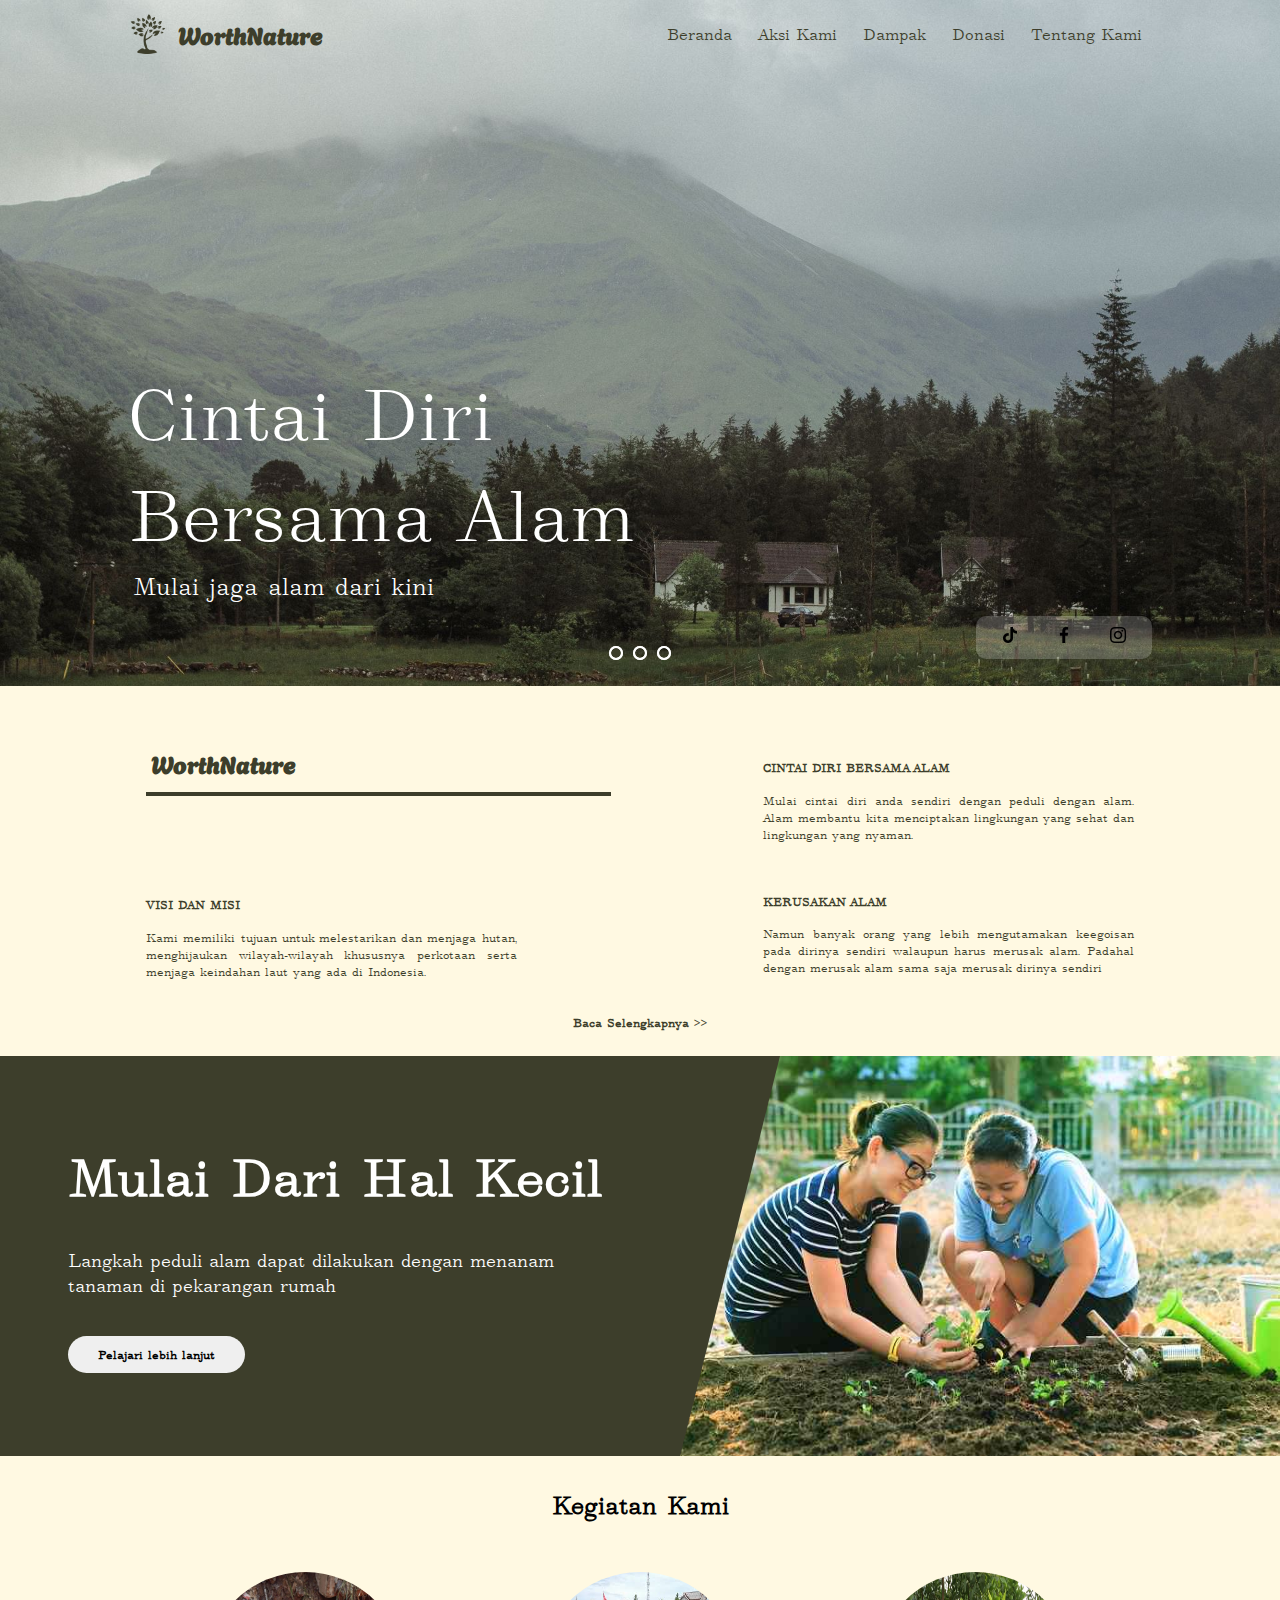
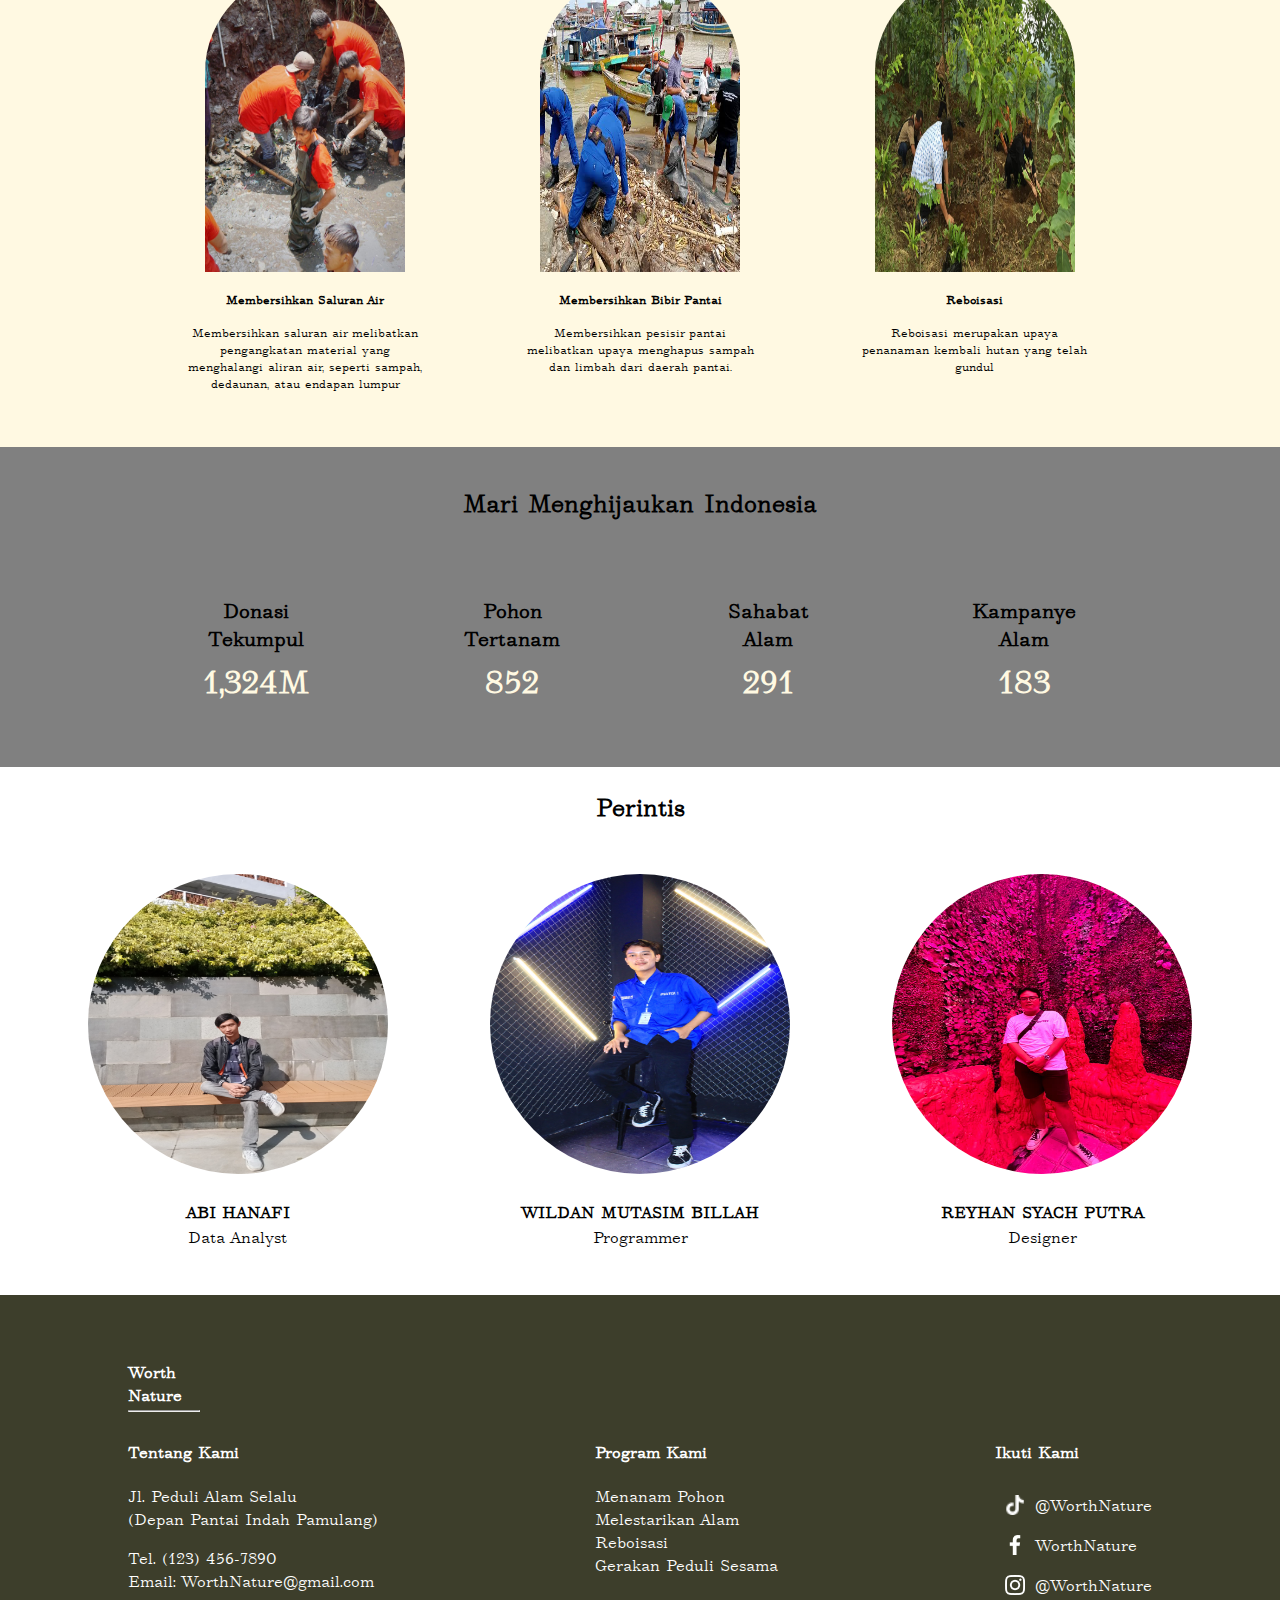
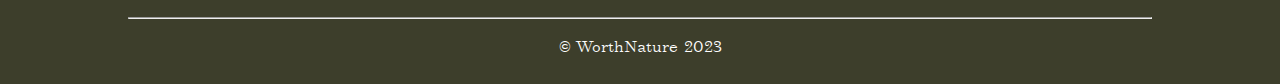
<file: index.html>
<!DOCTYPE html>
<html lang="en">

<head>
    <meta charset="UTF-8">
    <meta name="viewport" content="width=device-width, initial-scale=1.0">
    <link rel="stylesheet" href="assets/css/style.css">
    <link rel="preconnect" href="https://fonts.googleapis.com">
    <link rel="preconnect" href="https://fonts.gstatic.com" crossorigin>
    <link href="https://fonts.googleapis.com/css2?family=Agbalumo&display=swap" rel="stylesheet">
    <title>WorthNature</title>
</head>

<body>
    <!-- Section 1 -->
    <!-- Header -->
    <div class="container relative">
        <div class="container-header">
            <div class="container-title">
                <a href="">
                    <img src="assets/icon/site-icon.png" alt="" srcset="" id="img-header">
                    <h1 class="web-title" id="title-header">WorthNature</h1>
                </a>
            </div>

            <nav>
                <a id="nav1" href="index.html">Beranda</a>
                <a id="nav2" href="Aksi_kami.html">Aksi Kami</a>
                <a id="nav3" href="Dampak.html">Dampak</a>
                <a id="nav4" href="Donasi.html">Donasi</a>
                <a id="nav5" href="Tentangkami.html">Tentang Kami</a>
            </nav>
        </div>
    </div>


    <div class="slider">
        <div class="carousel-container">
            <!-- radio button start -->
            <input type="radio" name="radio-btn" id="radio1" checked>
            <input type="radio" name="radio-btn" id="radio2">
            <input type="radio" name="radio-btn" id="radio3">
            <!-- Radio Button End -->

            <!-- Slides Images Start-->
            <div class="slide first">
                <img src="assets/image/bg1.jpg" alt="" srcset="">
                <div class="container mt-400px absolute">
                    <div class="carousel-desc-text">
                        <h3>Cintai Diri<br>Bersama Alam<br></h3>
                        <p>Mulai jaga alam dari kini</p>
                    </div>
                </div>
            </div>

            <div class="slide">
                <!-- <div class="white-container"></div> -->
                <img src="assets/image/bg2.jpg" alt="" srcset="">
                <div class="container mt-400px absolute">
                    <div class="carousel-desc-text">
                        <h3>Muncul Secara<br>Ajaib dengan Keindahannya<br></h3>
                        <p>Aurora Borealis</p>
                    </div>
                </div>
            </div>

            <div class="slide">
                <img src="assets/image/bg3.png" alt="" srcset="">
                <div class="container mt-400px absolute">
                    <div class="carousel-desc-text">
                        <h3>Keindahan Tersembunyi<br>di Balik Biru Laut<br></h3>
                        <p>Hentikan penggunaan bom dan jangkar sejak dini</p>
                    </div>
                </div>
            </div>
            <!-- Slides Images End -->

            <!-- automatic navigation start -->
            <div class="navigation-auto">
                <div class="auto-btn1"></div>
                <div class="auto-btn2"></div>
                <div class="auto-btn3"></div>
            </div>
            <!-- automatic navigation end -->
        </div>
        <!-- manual navigation start -->
        <div class="navigation-manual">
            <label for="radio1" class="manual-btn"></label>
            <label for="radio2" class="manual-btn"></label>
            <label for="radio3" class="manual-btn"></label>
        </div>
        <!-- manual navigation end -->

        <!-- Social Bar -->
        <div class="social">
            <div class="container">
                <div class="social-bar">
                    <button onclick="scrollFormulir()" href="#"><img src="assets/icon/tik-tok.png" alt=""></button>

                    <button onclick="scrollFormulir()" href="#"><img src="assets/icon/facebook.png" alt=""></button>

                    <button onclick="scrollFormulir()" href="#"><img src="assets/icon/instagram.png" alt=""></button>
                </div>
            </div>
        </div>
    </div>

    <!-- Section 2 -->
    <div class="brown-container">
        <div class="inner-brown-container">
            <div class="container half-container">
                <h4 class="web-title brown-container-header">WorthNature</h4>
                <hr size="4px" color="#3D3E2B" width="125%">

                <div class="text-container-mini mt100px">
                    <h4>VISI DAN MISI</h4>
                    <p>
                        Kami memiliki tujuan untuk melestarikan dan menjaga hutan,
                        menghijaukan wilayah-wilayah khususnya perkotaan serta menjaga
                        keindahan laut yang ada di Indonesia.
                    </p>
                </div>
            </div>

            <div class="container half-container">
                <div class="text-container-mini mt50px">
                    <h4>CINTAI DIRI BERSAMA ALAM</h4>
                    <p>
                        Mulai cintai diri anda sendiri dengan peduli dengan alam. Alam membantu kita menciptakan
                        lingkungan
                        yang sehat dan lingkungan yang nyaman.
                    </p>
                </div>

                <div class="text-container-mini mt50px">
                    <h4>KERUSAKAN ALAM</h4>
                    <p>
                        Namun banyak orang yang lebih mengutamakan keegoisan pada dirinya sendiri walaupun harus merusak
                        alam. Padahal dengan merusak alam sama saja merusak dirinya sendiri
                    </p>
                </div>
            </div>
        </div>

        <p align="center">
            <a href="Tentangkami.html">Baca Selengkapnya >></a>
        </p>
    </div>

    <!-- Section 3 -->
    <div class="section-three-container">
        <div class="trapesium">
            <div class="container">
                <div class="trapesium-content">
                    <h1 class="description-medium">Mulai Dari Hal Kecil</h1>

                    <p class="description-small">Langkah peduli alam dapat dilakukan dengan menanam tanaman di
                        pekarangan rumah </p>
                </div>

                <a href="Dampak.html">
                    <button class="btn-small" type="button">Pelajari lebih lanjut</button>
                </a>
            </div>
        </div>

        <div>
            <img src="assets/image/manfaat-berkebun-dan-memelihara-tanaman-bagi-kesehatan.jpg" alt="" srcset="">
        </div>
    </div>

    <!-- Section 4 -->
    <div class="brown-container" style="margin-top: -10px;">
        <div class="container pd-bt30px">
            <center>
                <h3 class="section-title">Kegiatan Kami</h3>
            </center>

            <div class="aksi-container">
                <div class="inner-aksi-container">
                    <img src="assets/image/MembersihkanSolokan.jpeg" class="windowed-image">
                    <h4>Membersihkan Saluran Air</h4>
                    <p>Membersihkan saluran air melibatkan pengangkatan material yang menghalangi aliran air, seperti
                        sampah, dedaunan, atau endapan lumpur</p>
                </div>

                <div class="inner-aksi-container">
                    <img src="assets/image/BersihPantai.jpeg" class="windowed-image">
                    <h4>Membersihkan Bibir Pantai</h4>
                    <p>Membersihkan pesisir pantai melibatkan upaya menghapus sampah dan limbah dari daerah pantai.</p>
                </div>

                <div class="inner-aksi-container">
                    <img src="assets/image/Reboisasi.jpeg" class="windowed-image">
                    <h4>Reboisasi</h4>
                    <p>Reboisasi merupakan upaya penanaman kembali hutan yang telah gundul</p>
                </div>
            </div>
        </div>
    </div>

    <!-- Section 5 -->
    <div class="section-five-container">
        <div class="container">
            <center>
                <h2 class="section-title">Mari Menghijaukan Indonesia</h3>
            </center>

            <div class="aksi-container">
                <div class="inner-aksi-container">

                    <h4 class="sfc-desc">Donasi<br>Tekumpul</h4>
                    <p class="sfc-num">1,324M</p>
                </div>

                <div class="inner-aksi-container">

                    <h4 class="sfc-desc">Pohon<br>Tertanam</h4>
                    <p class="sfc-num">852</p>
                </div>

                <div class="inner-aksi-container">

                    <h4 class="sfc-desc">Sahabat<br>Alam</h4>
                    <p class="sfc-num">291</p>
                </div>

                <div class="inner-aksi-container">

                    <h4 class="sfc-desc">Kampanye<br>Alam</h4>
                    <p class="sfc-num">183</p>
                </div>
            </div>
        </div>
    </div>

    <!-- Section 6 -->
    <div class="container pd-bt30px">
        <center>
            <h3 class="section-title">Perintis</h3>
        </center>

        <div class="aksi-container">
            <div class="inner-aksi-container">
                <img src="assets/image/abi.jpg" class="circle-img">
                <h4>ABI HANAFI</h4>
                <p class="job-title">Data Analyst</p>
            </div>

            <div class="inner-aksi-container">
                <img src="assets/image/wildan.jpg" class="circle-img">
                <h4>WILDAN MUTASIM BILLAH </h4>
                <p class="job-title">Programmer</p>
            </div>

            <div class="inner-aksi-container">
                <img src="assets/image/reyhan.jpg" class="circle-img">
                <h4>REYHAN SYACH PUTRA</h4>
                <p class="job-title">Designer</p>
            </div>
        </div>
    </div>

    <!-- Section 7 -->
    <footer class="dark-green-container">
        <div class="container">
            <h3 class="footer-title">Worth <br>Nature</h3>
            <hr width="70px" align="left">

            <div class="footer-container">
                <div class="footer-content">
                    <h4>Tentang Kami</h4>
                    <p>
                        Jl. Peduli Alam Selalu <br>
                        (Depan Pantai Indah Pamulang)
                    </p>

                    <p>
                        Tel. (123) 456-7890 <br>
                        Email: WorthNature@gmail.com
                    </p>
                </div>

                <div class="footer-content">
                    <h4>Program Kami</h4>
                    <a href="Aksi_kami.html">Menanam Pohon</a> <br>
                    <a href="Aksi_kami.html">Melestarikan Alam</a> <br>
                    <a href="Aksi_kami.html">Reboisasi</a> <br>
                    <a href="Aksi_kami.html">Gerakan Peduli Sesama</a> <br>
                </div>

                <div class="footer-content" id="social">
                    <h4>Ikuti Kami</h4>
                    <div class="footer-social">
                        <img src="assets/icon/tik-tok.png" alt="" srcset="">@WorthNature
                    </div>
                    <div class="footer-social">
                        <img src="assets/icon/facebook.png" alt="" srcset="">WorthNature
                    </div>
                    <div class="footer-social">
                        <img src="assets/icon/instagram.png" alt="" srcset="">@WorthNature
                    </div>
                </div>
            </div>
            <hr>
            <div>
                <p align="center">&copy; WorthNature 2023</p>
            </div>
        </div>
    </footer>

    <script>
        var counter = 1;
        setInterval(() => {
            document.getElementById('radio' + counter).checked = true;
            counter++;
            if (counter > 3) {
                counter = 1;
            } else if (counter != 1 && counter != 2) {
                document.getElementById('img-header').style.filter = 'invert(100%)';
                document.getElementById('title-header').style.color = 'white';
                document.getElementById('nav1').style.color = 'white';
                document.getElementById('nav2').style.color = 'white';
                document.getElementById('nav3').style.color = 'white';
                document.getElementById('nav4').style.color = 'white';
                document.getElementById('nav5').style.color = 'white';
            } else {
                document.getElementById('img-header').style.removeProperty('filter');
                document.getElementById('title-header').style.removeProperty('color');
                document.getElementById('nav1').style.removeProperty('color');
                document.getElementById('nav2').style.removeProperty('color');
                document.getElementById('nav3').style.removeProperty('color');
                document.getElementById('nav4').style.removeProperty('color');
                document.getElementById('nav5').style.removeProperty('color');
            }

        }, 5000);

        function scrollFormulir() {
            var konten = document.getElementById("social");
            konten.scrollIntoView();
        }
    </script>
</body>

</html>
</file>
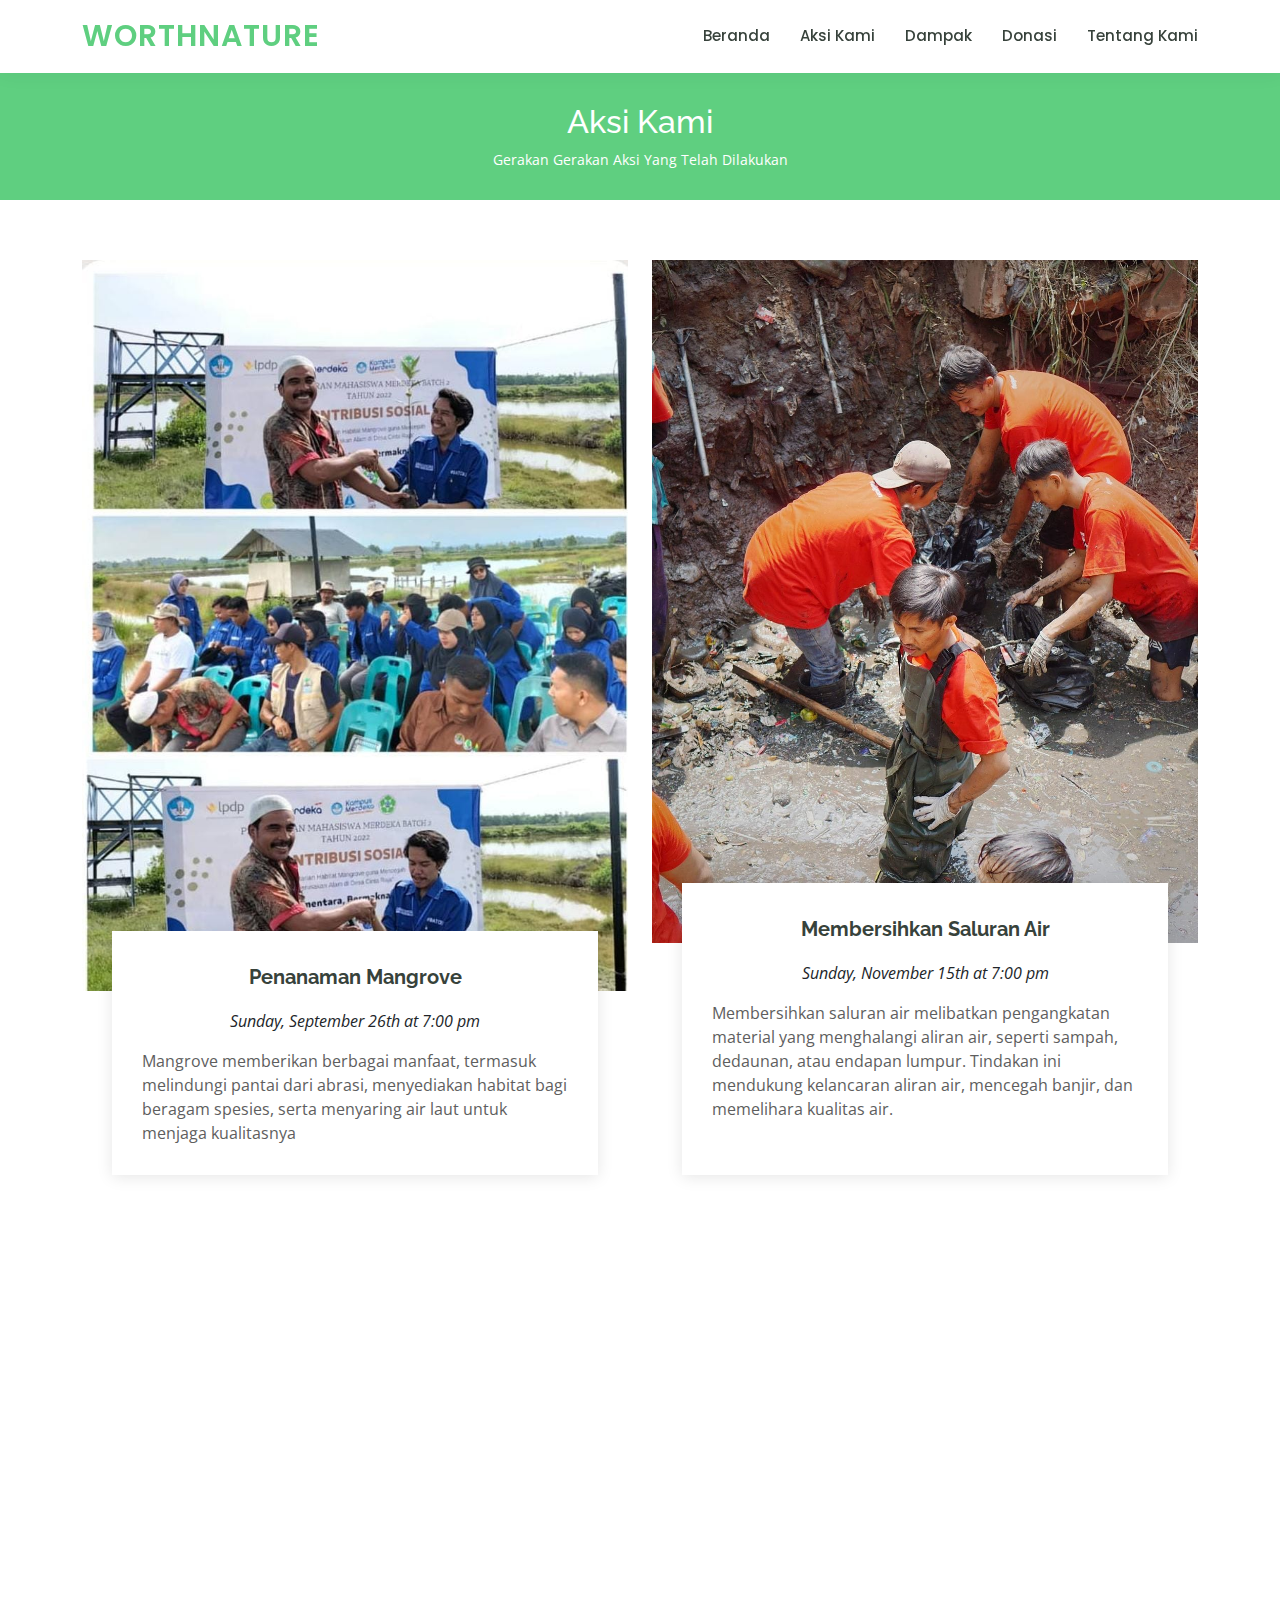
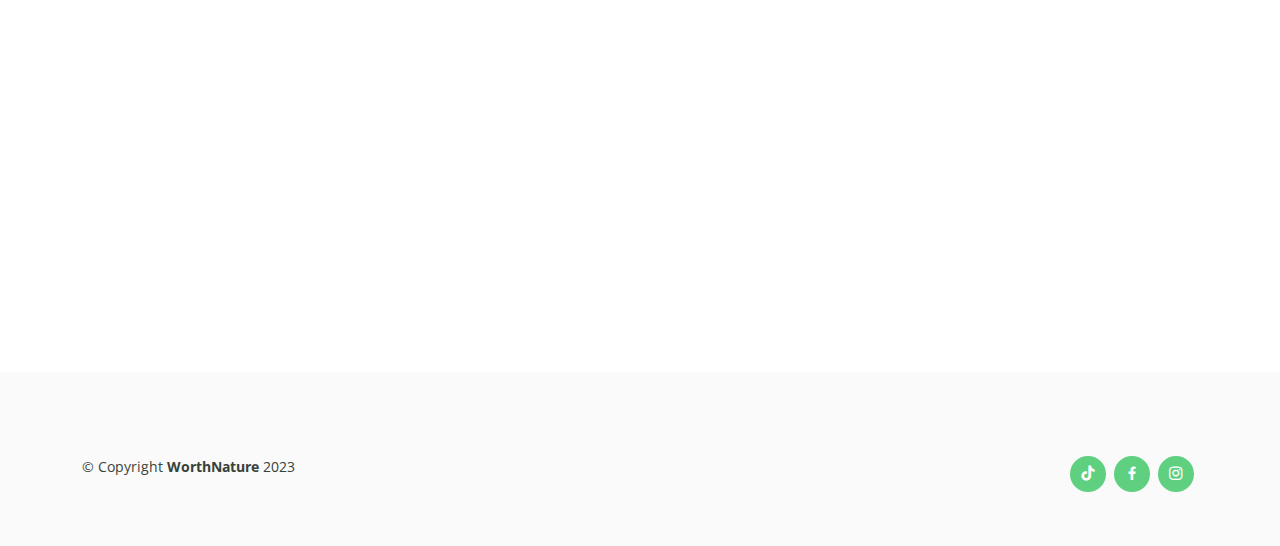
<file: Aksi_kami.html>
<!DOCTYPE html>
<html lang="en">
  <header id="header" class="fixed-top">
    <div class="container d-flex align-items-center">

      <h1 class="logo me-auto"><a href="index.html">WorthNature</a></h1>
      <!-- Uncomment below if you prefer to use an image logo -->
      <!-- <a href="index.html" class="logo me-auto"><img src="assets/img/logo.png" alt="" class="img-fluid"></a>-->

      <nav id="navbar" class="navbar order-last order-lg-0">
        <ul>
          <li><a href="index.html">Beranda</a></li>
          <li><a href="Aksi_kami.html">Aksi Kami</a></li>
          <li><a href="Dampak.html">Dampak</a></li>
          <li><a href="Donasi.html">Donasi</a></li>
          <li><a href="Tentangkami.html">Tentang Kami</a></li>
        </ul>
          </li>
    
        </ul>
        <i class="bi bi-list mobile-nav-toggle"></i>
      </nav><!-- .navbar -->

    </div>
  </header>
<head>
  <meta charset="utf-8">
  <meta content="width=device-width, initial-scale=1.0" name="viewport">

  <title>Aksi</title>
  <meta content="" name="description">
  <meta content="" name="keywords">

  <!-- Favicons -->
  <link href="assets/img/favicon.png" rel="icon">
  <link href="assets/img/apple-touch-icon.png" rel="apple-touch-icon">

  <!-- Google Fonts -->
  <link href="https://fonts.googleapis.com/css?family=Open+Sans:300,300i,400,400i,600,600i,700,700i|Raleway:300,300i,400,400i,500,500i,600,600i,700,700i|Poppins:300,300i,400,400i,500,500i,600,600i,700,700i" rel="stylesheet">

  <!-- Vendor CSS Files -->
  <link href="assets/vendor/animate.css/animate.min.css" rel="stylesheet">
  <link href="assets/vendor/aos/aos.css" rel="stylesheet">
  <link href="assets/vendor/bootstrap/css/bootstrap.min.css" rel="stylesheet">
  <link href="assets/vendor/bootstrap-icons/bootstrap-icons.css" rel="stylesheet">
  <link href="assets/vendor/boxicons/css/boxicons.min.css" rel="stylesheet">
  <link href="assets/vendor/remixicon/remixicon.css" rel="stylesheet">
  <link href="assets/vendor/swiper/swiper-bundle.min.css" rel="stylesheet">

  <!-- Template Main CSS File -->
  <link href="assets/css/styleCSS.css" rel="stylesheet">

  <!-- =======================================================
  * Template Name: Mentor
  * Updated: Sep 18 2023 with Bootstrap v5.3.2
  * Template URL: https://bootstrapmade.com/mentor-free-education-bootstrap-theme/
  * Author: BootstrapMade.com
  * License: https://bootstrapmade.com/license/
  ======================================================== -->
</head>

<body>

  <!-- ======= Header ======= -->

  <main id="main">

    <!-- ======= Breadcrumbs ======= -->
    <div class="breadcrumbs" data-aos="fade-in">
      <div class="container">
        <h2>Aksi Kami</h2>
        <p>Gerakan Gerakan Aksi Yang Telah Dilakukan</p>
      </div>
    </div><!-- End Breadcrumbs -->

    <!-- ======= Events Section ======= -->
    <section id="events" class="events">
      <div class="container" data-aos="fade-up">
        <div class="row">
          <div class="col-md-6 d-flex align-items-stretch">
            <div class="card">
              <div class="card-img">
                <img src="assets/image/Penanaman Mangrove.jpeg" alt="...">
              </div>
              <div class="card-body">
                <h5 class="card-title"><a href="">Penanaman Mangrove</a></h5>
                <p class="fst-italic text-center">Sunday, September 26th at 7:00 pm</p>
                <p class="card-text">  Mangrove memberikan berbagai manfaat, termasuk melindungi pantai dari abrasi, menyediakan habitat bagi beragam spesies, serta menyaring air laut untuk menjaga kualitasnya</p>
              </div>
            </div>
          </div>
          <div class="col-md-6 d-flex align-items-stretch">
            <div class="card">
              <div class="card-img">
                <img src="assets/image/MembersihkanSolokan.jpeg" alt="...">
              </div>
              <div class="card-body">
                <h5 class="card-title"><a href="">Membersihkan Saluran Air</a></h5>
                <p class="fst-italic text-center">Sunday, November 15th at 7:00 pm</p>
                <p class="card-text">Membersihkan saluran air melibatkan pengangkatan material yang menghalangi aliran air, seperti sampah, dedaunan, atau endapan lumpur. Tindakan ini mendukung kelancaran aliran air, mencegah banjir, dan memelihara kualitas air.</p>
              </div>
            </div>
          </div>
        </div>
      </div>
      <div class="container" data-aos="fade-up">
        <div class="row">
          <div class="col-md-6 d-flex align-items-stretch">
            <div class="card">
              <div class="card-img">
                <img src="assets/image/BersihPantai.jpeg" alt="...">
              </div>
              <div class="card-body">
                <h5 class="card-title"><a href="">Membersihkan Bibir Pantai</a></h5>
                <p class="fst-italic text-center">Sunday, September 26th at 7:00 pm</p>
                <p class="card-text">Membersihkan pesisir pantai melibatkan upaya menghapus sampah dan limbah dari daerah pantai. Pembersihan pesisir pantai bertujuan untuk menjaga keindahan pantai, melindungi kehidupan laut, dan mendukung ekowisata.</p>
              </div>
            </div>
          </div>
          <div class="col-md-6 d-flex align-items-stretch">
            <div class="card">
              <div class="card-img">
                <img src="assets/image/Reboisasi.jpeg" alt="...">
              </div>
              <div class="card-body">
                <h5 class="card-title"><a href="">Reboisasi</a></h5>
                <p class="fst-italic text-center">Sunday, November 15th at 7:00 pm</p>
                <p class="card-text">Tujuan utamanya adalah mengembalikan ekosistem hutan yang telah terganggu, meningkatkan keberlanjutan lingkungan, serta menyediakan manfaat ekonomi dan sosial</p>
              </div>
            </div>
          </div>
        </div>
      </div>
    </section><!-- End Events Section -->

  </main><!-- End #main -->

  <!-- ======= Footer ======= -->
  <footer id="footer">

    <div class="footer-top">
      <div class="container">
        <div class="row">


    <div class="container d-md-flex py-4">

      <div class="me-md-auto text-center text-md-start">
        <div class="copyright">
          &copy; Copyright <strong><span>WorthNature</span></strong> 2023
        </div>
        <!-- <div class="credits"> -->
          <!-- All the links in the footer should remain intact. -->
          <!-- You can delete the links only if you purchased the pro version. -->
          <!-- Licensing information: https://bootstrapmade.com/license/ -->
          <!-- Purchase the pro version with working PHP/AJAX contact form: https://bootstrapmade.com/mentor-free-education-bootstrap-theme/ -->
          <!-- Designed by <a href="https://bootstrapmade.com/">BootstrapMade</a>
        </div> -->
      </div>
      <div class="social-links text-center text-md-right pt-3 pt-md-0">
        <a href="index.html" class="tik-tok"><i class="bx bxl-tiktok"></i></a>
        <a href="index.html" class="facebook"><i class="bx bxl-facebook"></i></a>
        <a href="index.html" class="instagram"><i class="bx bxl-instagram"></i></a>
      </div>
    </div>
  </footer><!-- End Footer -->

  <div id="preloader"></div>
  <a href="#" class="back-to-top d-flex align-items-center justify-content-center"><i class="bi bi-arrow-up-short"></i></a>

  <!-- Vendor JS Files -->
  <script src="assets/vendor/purecounter/purecounter_vanilla.js"></script>
  <script src="assets/vendor/aos/aos.js"></script>
  <script src="assets/vendor/bootstrap/js/bootstrap.bundle.min.js"></script>
  <script src="assets/vendor/swiper/swiper-bundle.min.js"></script>
  <script src="assets/vendor/php-email-form/validate.js"></script>

  <!-- Template Main JS File -->
  <script src="assets/js/main.js"></script>

</body>
</file>
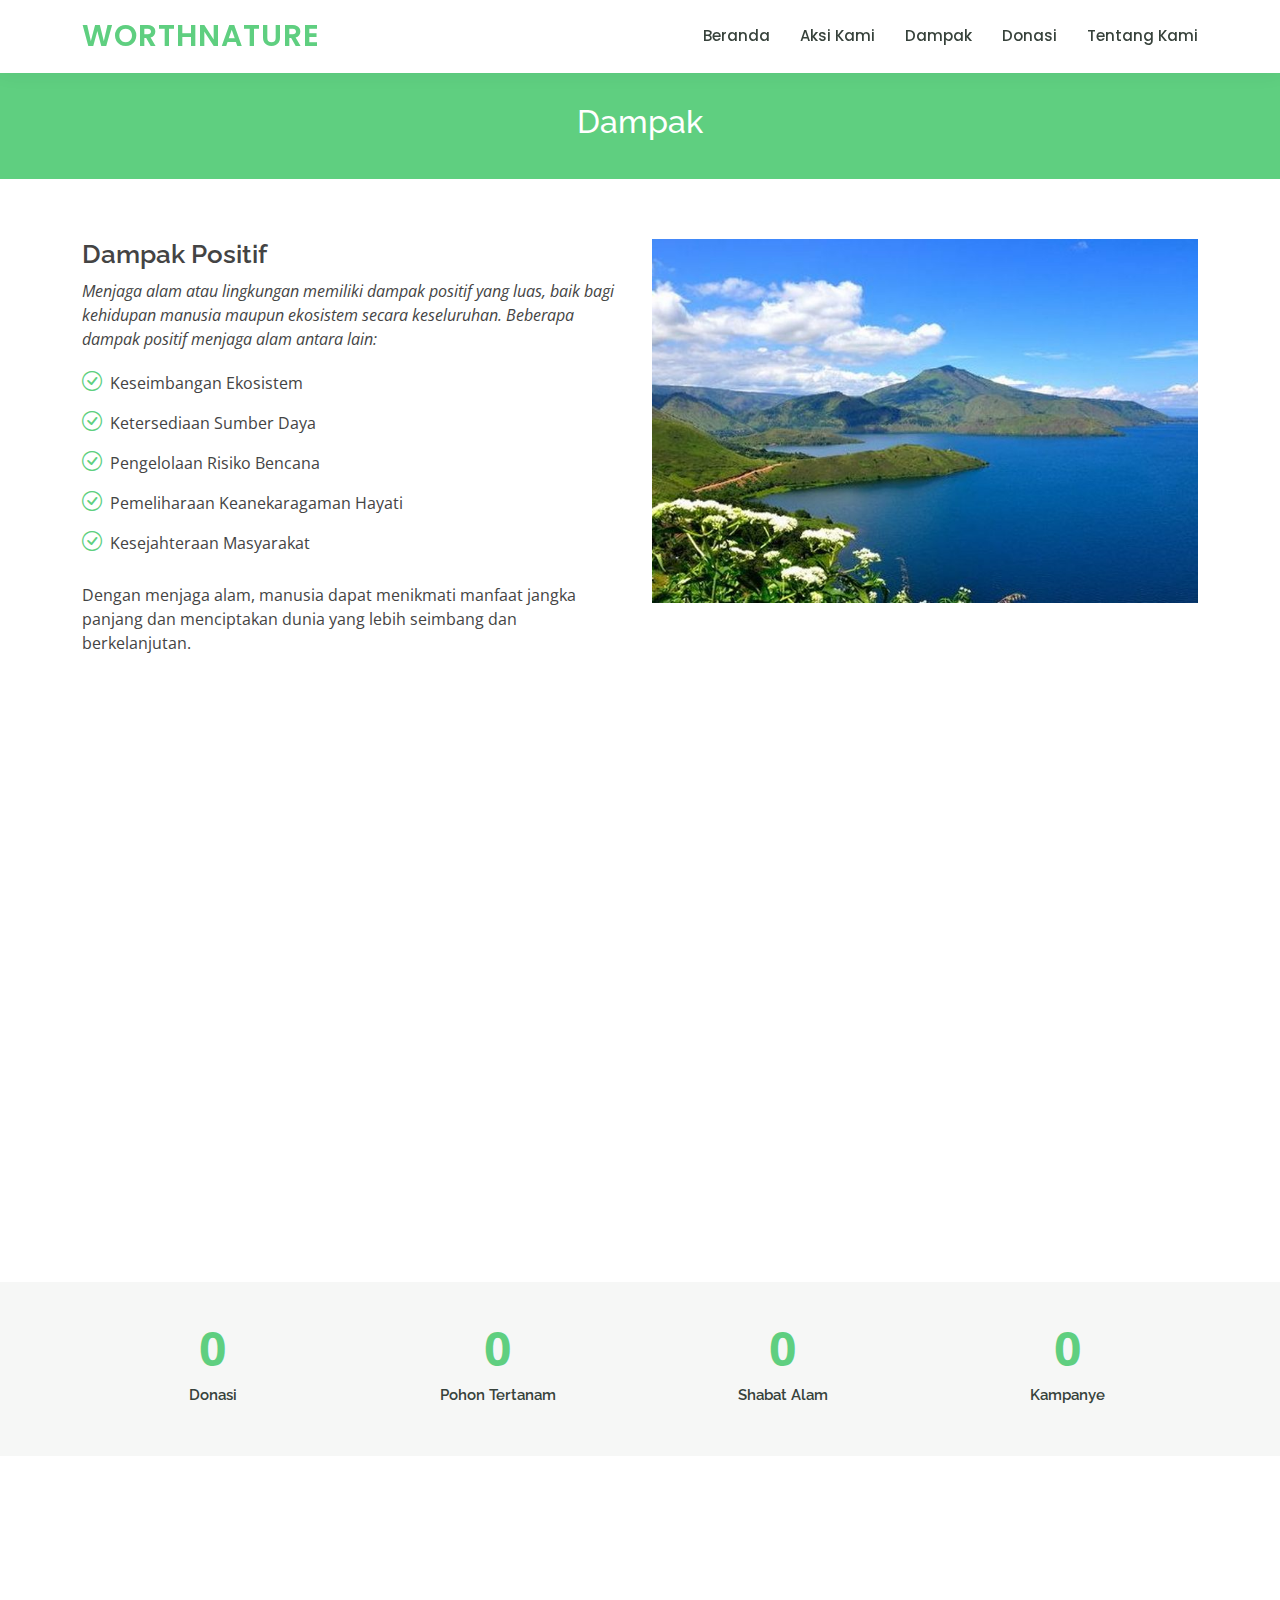
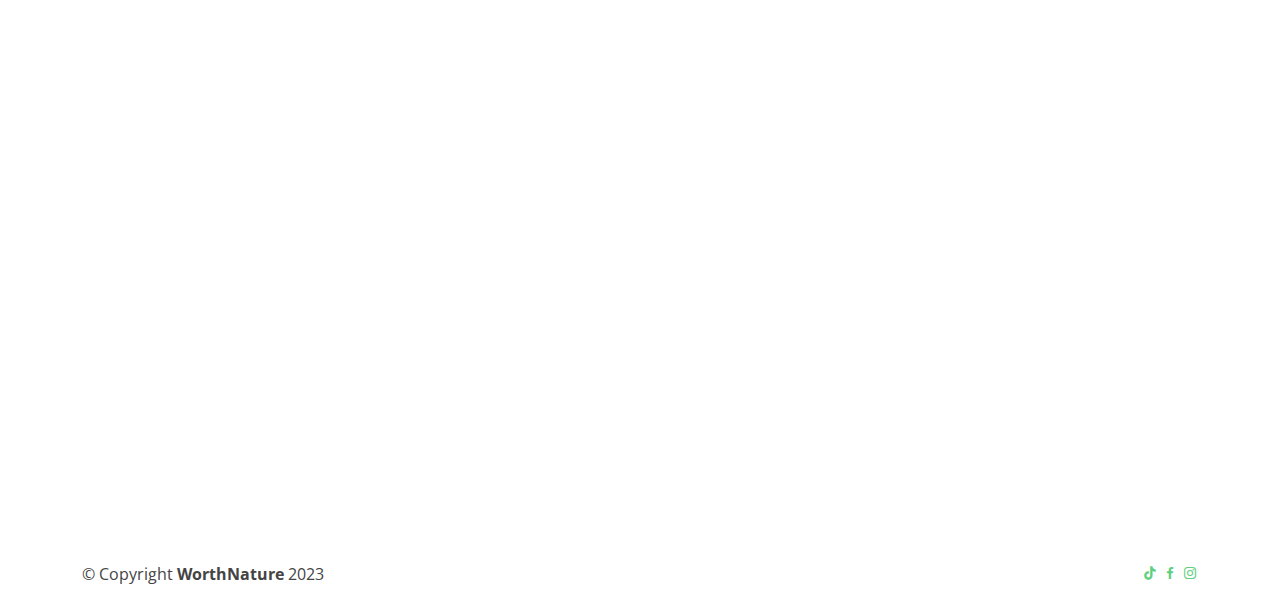
<file: Dampak.html>
<!DOCTYPE html>
<html lang="en">

<head>
  <meta charset="utf-8">
  <meta content="width=device-width, initial-scale=1.0" name="viewport">

  <title>Dampak</title>
  <meta content="" name="description">
  <meta content="" name="keywords">

  <!-- Google Fonts -->
  <link href="https://fonts.googleapis.com/css?family=Open+Sans:300,300i,400,400i,600,600i,700,700i|Raleway:300,300i,400,400i,500,500i,600,600i,700,700i|Poppins:300,300i,400,400i,500,500i,600,600i,700,700i" rel="stylesheet">

  <!-- Vendor CSS Files -->
  <link href="assets/vendor/animate.css/animate.min.css" rel="stylesheet">
  <link href="assets/vendor/aos/aos.css" rel="stylesheet">
  <link href="assets/vendor/bootstrap/css/bootstrap.min.css" rel="stylesheet">
  <link href="assets/vendor/bootstrap-icons/bootstrap-icons.css" rel="stylesheet">
  <link href="assets/vendor/boxicons/css/boxicons.min.css" rel="stylesheet">
  <link href="assets/vendor/remixicon/remixicon.css" rel="stylesheet">
  <link href="assets/vendor/swiper/swiper-bundle.min.css" rel="stylesheet">

  <!-- Template Main CSS File -->
  <link href="assets/css/styleCSS.css" rel="stylesheet">

  <!-- =======================================================
  * Template Name: Mentor
  * Updated: Sep 18 2023 with Bootstrap v5.3.2
  * Template URL: https://bootstrapmade.com/mentor-free-education-bootstrap-theme/
  * Author: BootstrapMade.com
  * License: https://bootstrapmade.com/license/
  ======================================================== -->
</head>

<body>

  <!-- ======= Header ======= -->
  <header id="header" class="fixed-top">
    <div class="container d-flex align-items-center">

      <h1 class="logo me-auto"><a href="index.html">WorthNature</a></h1>
      <!-- Uncomment below if you prefer to use an image logo -->
      <!-- <a href="index.html" class="logo me-auto"><img src="assets/img/logo.png" alt="" class="img-fluid"></a>-->

      <nav id="navbar" class="navbar order-last order-lg-0">
        <ul>
          <ul>
            <li><a href="index.html">Beranda</a></li>
            <li><a href="Aksi_kami.html">Aksi Kami</a></li>
            <li><a href="Dampak.html">Dampak</a></li>
            <li><a href="Donasi.html">Donasi</a></li>
            <li><a href="Tentangkami.html">Tentang Kami</a></li>
          </ul>
            </ul>
          </li>
         
        <i class="bi bi-list mobile-nav-toggle"></i>
      </nav><!-- .navbar -->

    </div>
  </header><!-- End Header -->

  <main id="main">
    <!-- ======= Breadcrumbs ======= -->
    <div class="breadcrumbs" data-aos="fade-in">
      <div class="container">
        <h2>Dampak</h2>
        <p></p>
      </div>
    </div><!-- End Breadcrumbs -->

    <!-- ======= About Section ======= -->
    <section id="about" class="about">
      <div class="container" data-aos="fade-up">

        <div class="row">
          <div class="col-lg-6 order-1 order-lg-2" data-aos="fade-left" data-aos-delay="100">
            <img src="assets/image/keindahanfix.jpg" class="img-fluid" alt="">
          </div>
          <div class="col-lg-6 pt-4 pt-lg-0 order-2 order-lg-1 content">
            <h3>Dampak Positif</h3>
            <p class="fst-italic">
                Menjaga alam atau lingkungan memiliki dampak positif yang luas, baik bagi kehidupan manusia maupun ekosistem secara keseluruhan. Beberapa dampak positif menjaga alam antara lain:
            </p>
            <ul>
              <li><i class="bi bi-check-circle"></i> Keseimbangan Ekosistem</li>
              <li><i class="bi bi-check-circle"></i> Ketersediaan Sumber Daya</li>
              <li><i class="bi bi-check-circle"></i> Pengelolaan Risiko Bencana</li>
              <li><i class="bi bi-check-circle"></i> Pemeliharaan Keanekaragaman Hayati</li>
              <li><i class="bi bi-check-circle"></i> Kesejahteraan Masyarakat</li>
            </ul>
            <p>
                Dengan menjaga alam, manusia dapat menikmati manfaat jangka panjang dan menciptakan dunia yang lebih seimbang dan berkelanjutan.
            </p>

          </div>
        </div>

      </div>
    </section>
    <section id="about" class="about">
      <div class="container" data-aos="fade-up">

        <div class="row">

          <div class="col-lg-6 pt-4 pt-lg-0 order-2 order-lg-1 content" data-aos="fade-left" data-aos-delay="100">
            <img src="assets/image/Pencemaran.jpg" class="img-fluid" alt="">
          </div>
         
          <div class="col-lg-6 order-1 order-lg-2 content">
            <h3>Dampak Negatif</h3>
            <p class="fst-italic">
            Seringkali aktivitas manusia juga memberikan dampak negatif terhadap lingkungan. Beberapa dampak negatifnya antara lain:
            </p>
            <ul>
              <li><i class="bi bi-check-circle"></i> Pencemaran Lingkungan</li>
              <li><i class="bi bi-check-circle"></i> Kehilangan Habitat dan Keanekaragaman Hayati:</li>
              <li><i class="bi bi-check-circle"></i> Pemborosan Energi dan Sumber Daya</li>
              <li><i class="bi bi-check-circle"></i> Kerusakan Tanah</li>
              <li><i class="bi bi-check-circle"></i> Krisis Air Bersih</li>
            </ul>
            <p>
                Penting untuk diingat bahwa upaya konservasi dan keberlanjutan sangat penting untuk mengurangi dampak negatif ini dan mendorong praktik-praktik yang mendukung keseimbangan ekosistem dan kehidupan manusia.
            </p>

          </div>
          <!-- <div class="col-lg-6 order-1 order-lg-2" data-aos="fade-left" data-aos-delay="100">
            <img src="assets/img/about.jpg" class="img-fluid" alt="">
          </div> -->
        </div>

      </div>
    </section>
    <!-- End About Section -->

    <!-- ======= Counts Section ======= -->
    <section id="counts" class="counts section-bg">
      <div class="container">

        <div class="row counters">

          <div class="col-lg-3 col-6 text-center">
            <span data-purecounter-start="0" data-purecounter-end="1324000000" data-purecounter-duration="1" class="purecounter"></span>
            <p>Donasi</p>
          </div>

          <div class="col-lg-3 col-6 text-center">
            <span data-purecounter-start="0" data-purecounter-end="852" data-purecounter-duration="1" class="purecounter"></span>
            <p>Pohon Tertanam</p>
          </div>

          <div class="col-lg-3 col-6 text-center">
            <span data-purecounter-start="0" data-purecounter-end="291" data-purecounter-duration="1" class="purecounter"></span>
            <p>Shabat Alam</p>
          </div>

          <div class="col-lg-3 col-6 text-center">
            <span data-purecounter-start="0" data-purecounter-end="183" data-purecounter-duration="1" class="purecounter"></span>
            <p>Kampanye</p>
          </div>

        </div>

      </div>
    </section><!-- End Counts Section -->

    <!-- ======= Testimonials Section ======= -->
    <section id="testimonials" class="testimonials">
      <div class="container" data-aos="fade-up">

        <div class="section-title">
          <h2>Testimonials</h2>
          <p>What are they saying</p>
        </div>

        <div class="testimonials-slider swiper" data-aos="fade-up" data-aos-delay="100">
          <div class="swiper-wrapper">

            <div class="swiper-slide">
              <div class="testimonial-wrap">
                <div class="testimonial-item">
                  <img src="assets/image/imam.jpeg" class="testimonial-img" alt="">
                  <h3>Imammudin Sri Hartanto</h3>
                  <h4>Ceo &amp; Founder</h4>
                  <p>
                    <i class="bx bxs-quote-alt-left quote-icon-left"></i>
                    Orang-orang yang membersihkan lingkungan berperan penting dalam menjaga kebersihan dan kesehatan lingkungan. Tindakan ini tidak hanya memberikan manfaat langsung dalam estetika lingkungan, tetapi juga memiliki dampak positif terhadap kesejahteraan masyarakat.
                    <i class="bx bxs-quote-alt-right quote-icon-right"></i>
                  </p>
                </div>
              </div>
            </div><!-- End testimonial item -->

            <div class="swiper-slide">
              <div class="testimonial-wrap">
                <div class="testimonial-item">
                  <img src="assets/image/ziyad.jpeg" class="testimonial-img" alt="">
                  <h3>Ziyad Nabil Yasya</h3>
                  <h4>Designer</h4>
                  <p>
                    <i class="bx bxs-quote-alt-left quote-icon-left"></i>
                    Orang orang yang ada di dalam gerakan seperti group ini sangat dibutuhkan untuk lingkungan yang lebih baik, mereka memberikan dampak dampak yang sangat terlihat misalnya pantai yang menjadi sangat bersih,Penghijauan Dimana mana dan lain"
                    <i class="bx bxs-quote-alt-right quote-icon-right"></i>
                  </p>
                </div>
              </div>
            </div><!-- End testimonial item -->

            <div class="swiper-slide">
              <div class="testimonial-wrap">
                <div class="testimonial-item">
                  <img src="assets/image/Dedy.jpg" class="testimonial-img" alt="">
                  <h3>Dedy Faradzi</h3>
                  <h4>Store Owner</h4>
                  <p>
                    <i class="bx bxs-quote-alt-left quote-icon-left"></i>
                    Gerakan Dan Organisasi ini sangat bagus, apalagi berkat mereka banyak orang orang pada melek sama kebersihan lingkungan, dan banyak juga anak anak muda pada ngikutin jejak gerakan ini untuk menjaga lingkungan, bikin konten ngebersihin lingkungan. Dampak positifnya banyak tempat tempat yang tadinya banyak sampah sekarang jadi bersih
                    <i class="bx bxs-quote-alt-right quote-icon-right"></i>
                  </p>
                </div>
              </div>
            </div><!-- End testimonial item -->

            <div class="swiper-slide">
              <div class="testimonial-wrap">
                <div class="testimonial-item">
                  <img src="assets/image/iqbal.jpeg" class="testimonial-img" alt="">
                  <h3>Iqbal Nurhidayat</h3>
                  <h4>Freelancer</h4>
                  <p>
                    <i class="bx bxs-quote-alt-left quote-icon-left"></i>
                    Saya sangat mengapresiasi apa yg telah dia lakukan di lapangan karena sebenarnya kebersihan lingkungan itu kita juga yang harus jaga bukan hanya orang yg mempunyai pekerjaan kebersihan saja dan khusnya untuk anak muda yang tergerak hatinya untuk mau  membersihkan lingkungan merupakan tindakan yang di butuhkan pada era sekarang
                    <i class="bx bxs-quote-alt-right quote-icon-right"></i>
                  </p>
                </div>
              </div>
            </div><!-- End testimonial item -->

            <div class="swiper-slide">
              <div class="testimonial-wrap">
                <div class="testimonial-item">
                  <img src="assets/image/Zidan.jpeg" class="testimonial-img" alt="">
                  <h3>M. Zidan Abdillahizzaman</h3>
                  <h4>Entrepreneur</h4>
                  <p>
                    <i class="bx bxs-quote-alt-left quote-icon-left"></i>
                    Pendapat Saya terkait Pergerakan ini adalah hal yang sepatutnya dilakukan dan ditiru oleh masyarakat lain dan ada juga satu organisasi yang sangat peduli tentang alam dan kebersihan yang ada dibumi ini
                    <i class="bx bxs-quote-alt-right quote-icon-right"></i>
                  </p>
                </div>
              </div>
            </div><!-- End testimonial item -->

          </div>
          <div class="swiper-pagination"></div>
        </div>

      </div>
    </section><!-- End Testimonials Section -->

  </main><!-- End #main -->

    <div class="container d-md-flex py-4">

      <div class="me-md-auto text-center text-md-start">
        <div class="copyright">
          &copy; Copyright <strong><span>WorthNature</span></strong> 2023
        </div>
        <!-- <div class="credits"> -->
          <!-- All the links in the footer should remain intact. -->
          <!-- You can delete the links only if you purchased the pro version. -->
          <!-- Licensing information: https://bootstrapmade.com/license/ -->
          <!-- Purchase the pro version with working PHP/AJAX contact form: https://bootstrapmade.com/mentor-free-education-bootstrap-theme/ -->
          <!-- Designed by <a href="https://bootstrapmade.com/">BootstrapMade</a>
        </div> -->
      </div>
      <div class="social-links text-center text-md-right pt-3 pt-md-0">
        <a href="index.html" class="tik-tok"><i class="bx bxl-tiktok"></i></a>
        <a href="index.html" class="facebook"><i class="bx bxl-facebook"></i></a>
        <a href="index.html" class="instagram"><i class="bx bxl-instagram"></i></a>
      </div>
    </div>
  </footer><!-- End Footer -->

  <div id="preloader"></div>
  <a href="#" class="back-to-top d-flex align-items-center justify-content-center"><i class="bi bi-arrow-up-short"></i></a>

  <!-- Vendor JS Files -->
  <script src="assets/vendor/purecounter/purecounter_vanilla.js"></script>
  <script src="assets/vendor/aos/aos.js"></script>
  <script src="assets/vendor/bootstrap/js/bootstrap.bundle.min.js"></script>
  <script src="assets/vendor/swiper/swiper-bundle.min.js"></script>
  <script src="assets/vendor/php-email-form/validate.js"></script>

  <!-- Template Main JS File -->
  <script src="assets/js/main.js"></script>

</body>

</html>
</file>
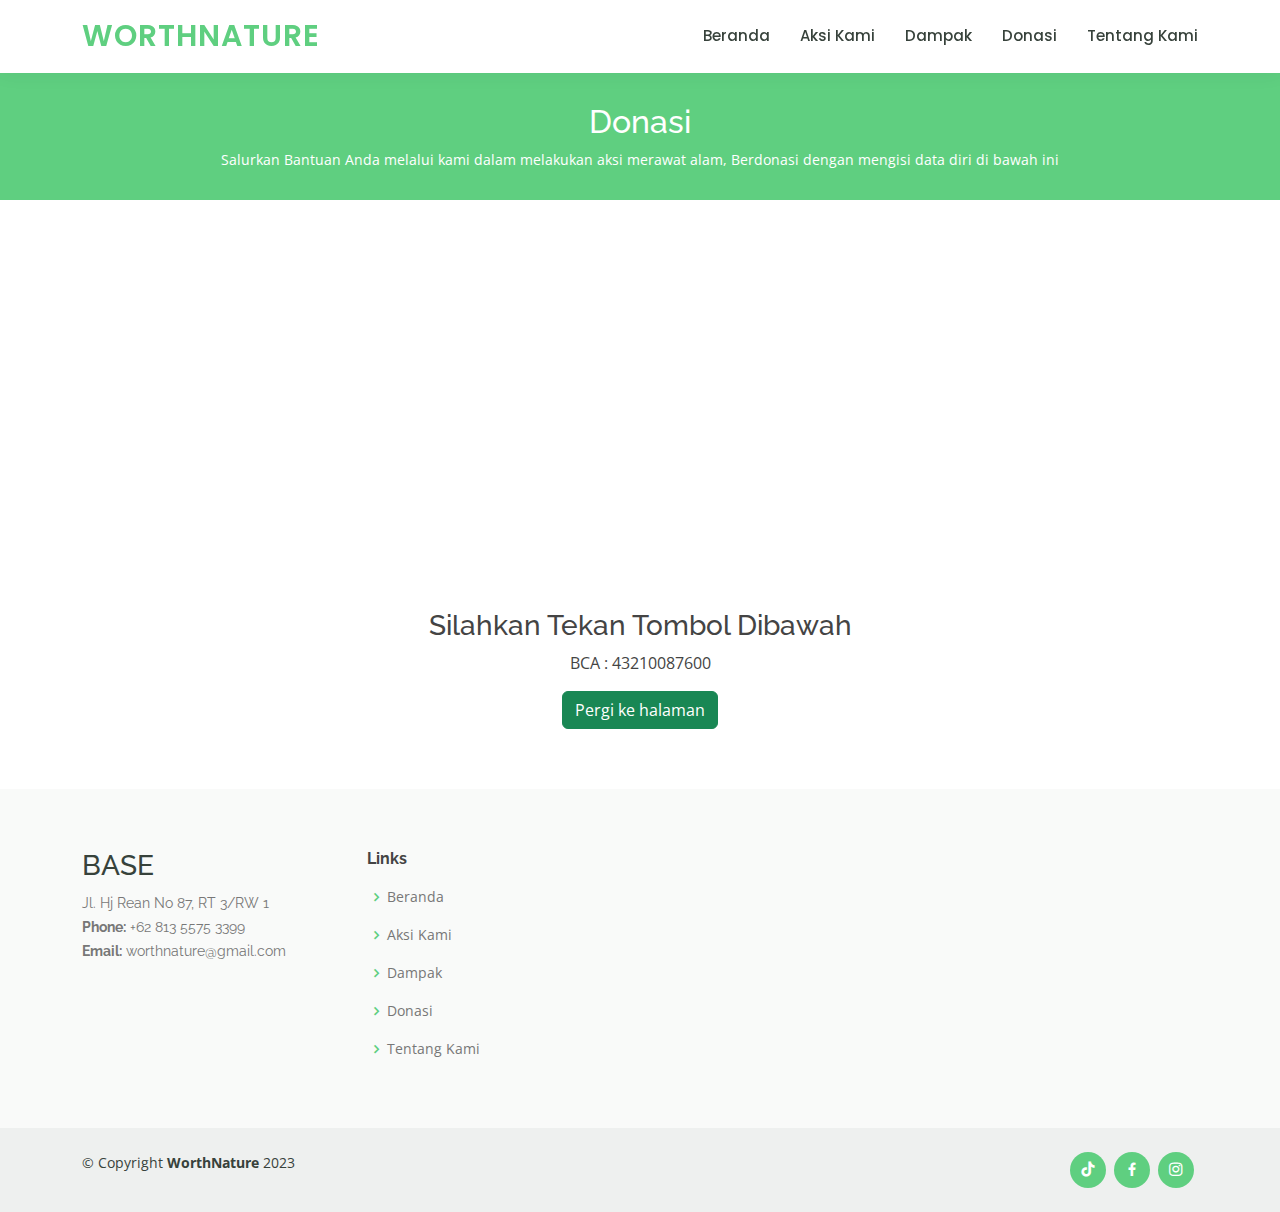
<file: Donasi.html>
<!DOCTYPE html>
<html lang="en">

<head>
  <meta charset="utf-8">
  <meta content="width=device-width, initial-scale=1.0" name="viewport">

  <title>Donasi</title>

  <!-- Google Fonts -->
  <link href="https://fonts.googleapis.com/css?family=Open+Sans:300,300i,400,400i,600,600i,700,700i|Raleway:300,300i,400,400i,500,500i,600,600i,700,700i|Poppins:300,300i,400,400i,500,500i,600,600i,700,700i" rel="stylesheet">

  <!-- Vendor CSS Files -->
  <link href="assets/vendor/animate.css/animate.min.css" rel="stylesheet">
  <link href="assets/vendor/aos/aos.css" rel="stylesheet">
  <link href="assets/vendor/bootstrap/css/bootstrap.min.css" rel="stylesheet">
  <link href="assets/vendor/bootstrap-icons/bootstrap-icons.css" rel="stylesheet">
  <link href="assets/vendor/boxicons/css/boxicons.min.css" rel="stylesheet">
  <link href="assets/vendor/remixicon/remixicon.css" rel="stylesheet">
  <link href="assets/vendor/swiper/swiper-bundle.min.css" rel="stylesheet">

  <!-- Template Main CSS File -->
  <link href="assets/css/styleCSS.css" rel="stylesheet">

  <!-- =======================================================
  * Template Name: Mentor
  * Updated: Sep 18 2023 with Bootstrap v5.3.2
  * Template URL: https://bootstrapmade.com/mentor-free-education-bootstrap-theme/
  * Author: BootstrapMade.com
  * License: https://bootstrapmade.com/license/
  ======================================================== -->
</head>

<body>

  <!-- ======= Header ======= -->
  <header id="header" class="fixed-top">
    <div class="container d-flex align-items-center">

      <h1 class="logo me-auto"><a href="index.html">WORTHNATURE</a></h1>
      <!-- Uncomment below if you prefer to use an image logo -->
      <!-- <a href="index.html" class="logo me-auto"><img src="assets/img/logo.png" alt="" class="img-fluid"></a>-->

      <nav id="navbar" class="navbar order-last order-lg-0">
        <ul>
            <li><a href="index.html">Beranda</a></li>
            <li><a href="Aksi_kami.html">Aksi Kami</a></li>
            <li><a href="Dampak.html">Dampak</a></li>
            <li><a href="Donasi.html">Donasi</a></li>
            <li><a href="Tentangkami.html">Tentang Kami</a></li>
        </ul>
        <i class="bi bi-list mobile-nav-toggle"></i>
      </nav><!-- .navbar -->

    </div>
  </header><!-- End Header -->

  <main id="main">

    <!-- ======= Breadcrumbs ======= -->
    <div class="breadcrumbs" data-aos="fade-in">
      <div class="container">
        <h2>Donasi</h2>
        <p>Salurkan Bantuan Anda melalui kami dalam melakukan aksi merawat alam, Berdonasi dengan mengisi data diri di bawah ini</p>
      </div>
    </div><!-- End Breadcrumbs -->

    <!-- ======= Contact Section ======= -->
    <section id="contact" class="contact">
      <div data-aos="fade-up">
        <iframe style="border:0; width: 100%; height: 350px;" src="https://www.google.com/maps/embed?pb=!1m14!1m8!1m3!1d12097.433213460943!2d-74.0062269!3d40.7101282!3m2!1i1024!2i768!4f13.1!3m3!1m2!1s0x0%3A0xb89d1fe6bc499443!2sDowntown+Conference+Center!5e0!3m2!1smk!2sbg!4v1539943755621" frameborder="0" allowfullscreen></iframe>
      </div>

      <div class="container d-flex justify-content-center" data-aos="fade-up">

        <div class="row mt-5">

          <div class="container">
            <h3>Silahkan Tekan Tombol Dibawah</h3>
            <center><p>BCA : 43210087600</p></center>
            <center><a type="button" class="btn btn-success" href="https://forms.gle/t7ALycxkMBPDVpyq7">Pergi ke halaman</a></center>
          </div>

        </div>

      </div>
    </section><!-- End Contact Section -->

  </main><!-- End #main -->

  <!-- ======= Footer ======= -->
  <footer id="footer">

    <div class="footer-top">
      <div class="container">
        <div class="row">

          <div class="col-lg-3 col-md-6 footer-contact">
            <h3>BASE</h3>
            <p>
              Jl. Hj Rean No 87, RT 3/RW 1 <br>
              <strong>Phone:</strong> +62 813 5575 3399<br>
              <strong>Email:</strong> worthnature@gmail.com<br>
            </p>
          </div>

          <div class="col-lg-2 col-md-6 footer-links">
            <h4>Links</h4>
            <ul>
              <li><i class="bx bx-chevron-right"></i> <a href="index.html">Beranda</a></li>
              <li><i class="bx bx-chevron-right"></i> <a href="Aksi_kami.html">Aksi Kami</a></li>
              <li><i class="bx bx-chevron-right"></i> <a href="Dampak.html">Dampak</a></li>
              <li><i class="bx bx-chevron-right"></i> <a href="Donasi.html">Donasi</a></li>
              <li><i class="bx bx-chevron-right"></i> <a href="Tentangkami.html">Tentang Kami</a></li>
            </ul>
          </div>

        </div>
      </div>
    </div>

    <div class="container d-md-flex py-4">

      <div class="me-md-auto text-center text-md-start">
        <div class="copyright">
          &copy; Copyright <strong><span>WorthNature</span></strong> 2023
        </div>
        <!-- <div class="credits"> -->
          <!-- All the links in the footer should remain intact. -->
          <!-- You can delete the links only if you purchased the pro version. -->
          <!-- Licensing information: https://bootstrapmade.com/license/ -->
          <!-- Purchase the pro version with working PHP/AJAX contact form: https://bootstrapmade.com/mentor-free-education-bootstrap-theme/ -->
          <!-- Designed by <a href="https://bootstrapmade.com/">BootstrapMade</a>
        </div> -->
      </div>
      <div class="social-links text-center text-md-right pt-3 pt-md-0">
        <a href="index.html" class="tik-tok"><i class="bx bxl-tiktok"></i></a>
        <a href="index.html" class="facebook"><i class="bx bxl-facebook"></i></a>
        <a href="index.html" class="instagram"><i class="bx bxl-instagram"></i></a>
      </div>
    </div>
  </footer><!-- End Footer -->

  <div id="preloader"></div>
  <a href="#" class="back-to-top d-flex align-items-center justify-content-center"><i class="bi bi-arrow-up-short"></i></a>

  <!-- Vendor JS Files -->
  <script src="assets/vendor/purecounter/purecounter_vanilla.js"></script>
  <script src="assets/vendor/aos/aos.js"></script>
  <script src="assets/vendor/bootstrap/js/bootstrap.bundle.min.js"></script>
  <script src="assets/vendor/swiper/swiper-bundle.min.js"></script>
  <script src="assets/vendor/php-email-form/validate.js"></script>

  <!-- Template Main JS File -->
  <script src="assets/js/main.js"></script>

</body>

</html>
</file>
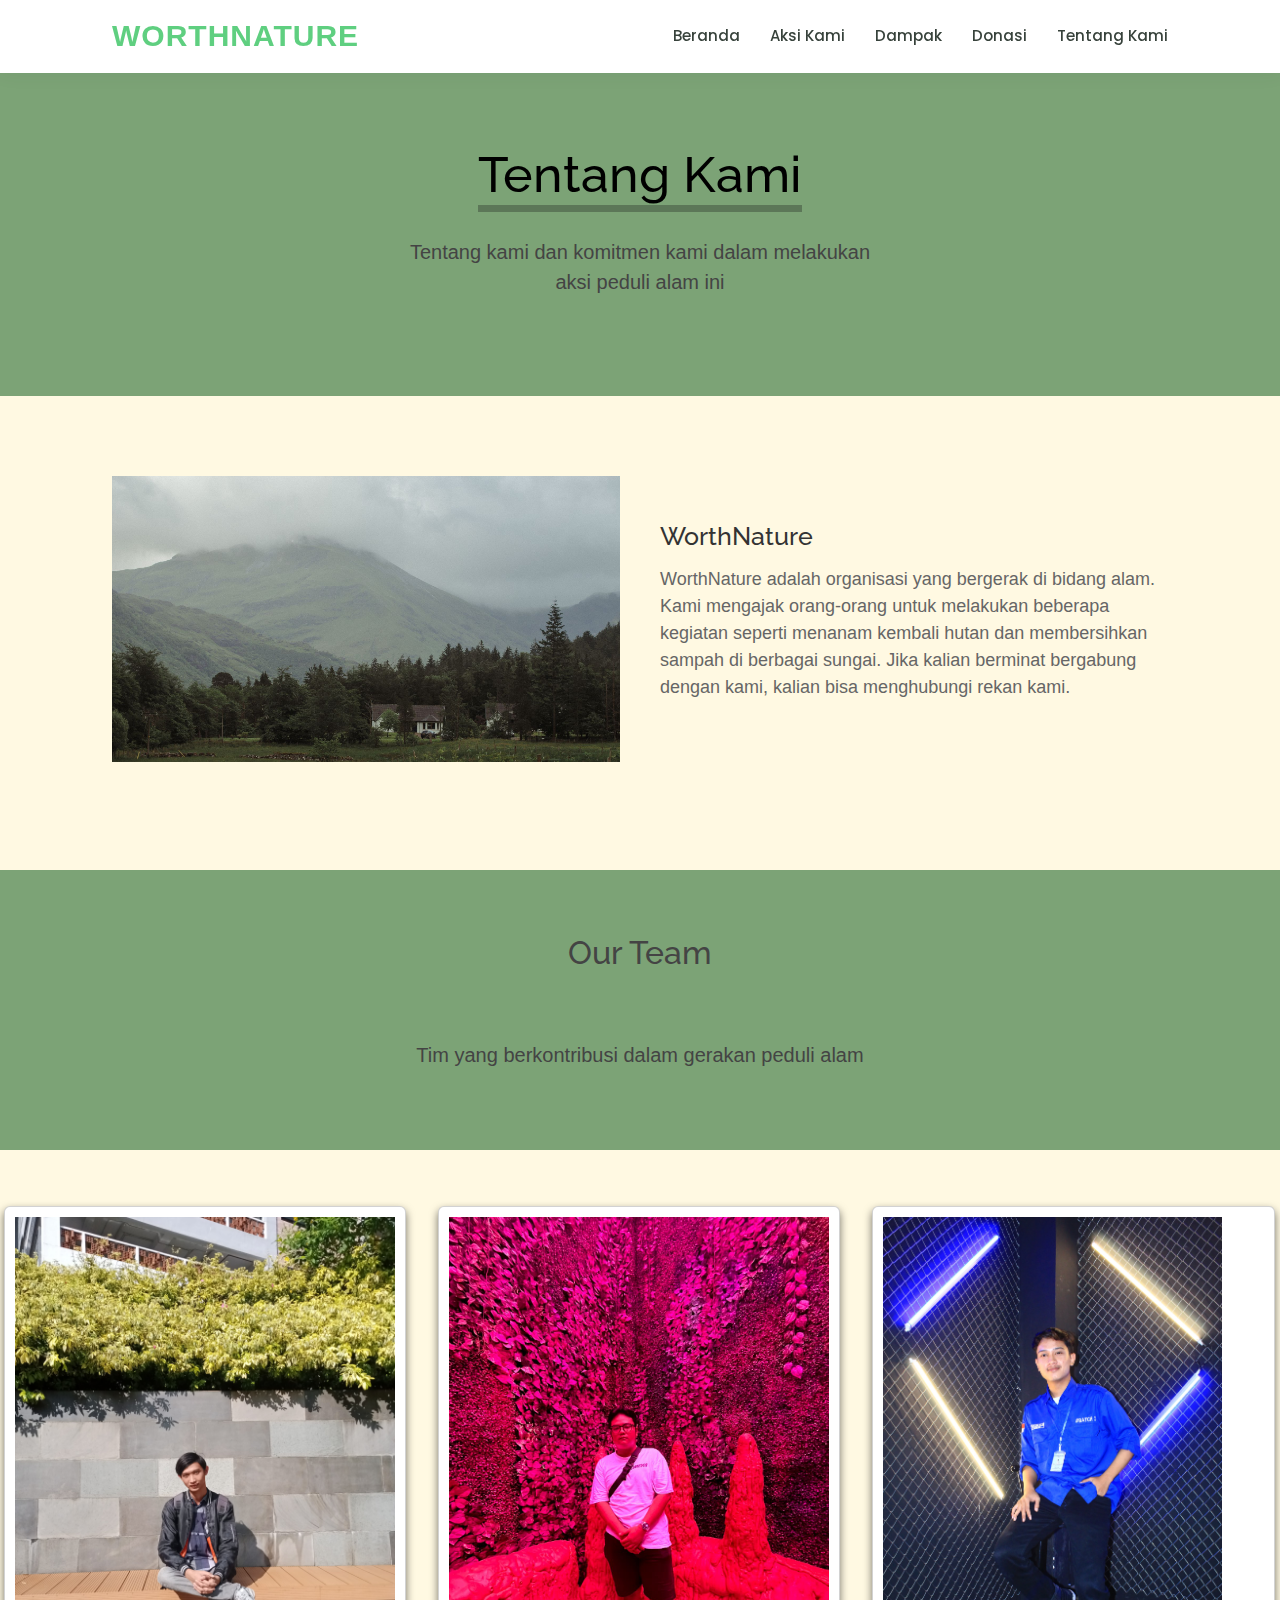
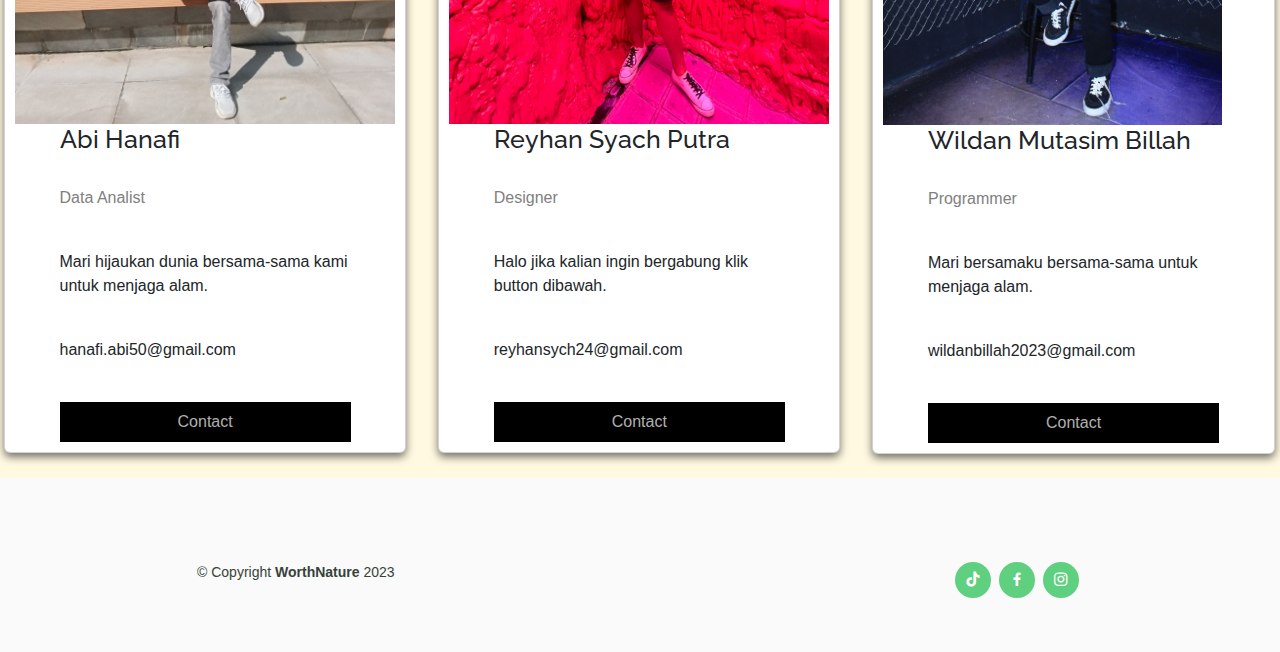
<file: Tentangkami.html>
<!DOCTYPE html>
<html lang="en">

<head>
  <meta charset="UTF-8">
  <meta name="viewport" content="width=device-width, initial-scale=1.0">
  <title>Tentang Kami</title>
  <meta charset="utf-8">
  <meta content="width=device-width, initial-scale=1.0" name="viewport">

  <!-- Google Fonts -->
  <link
    href="https://fonts.googleapis.com/css?family=Open+Sans:300,300i,400,400i,600,600i,700,700i|Raleway:300,300i,400,400i,500,500i,600,600i,700,700i|Poppins:300,300i,400,400i,500,500i,600,600i,700,700i"
    rel="stylesheet">

  <!-- Vendor CSS Files -->
  <link href="assets/vendor/animate.css/animate.min.css" rel="stylesheet">
  <link href="assets/vendor/aos/aos.css" rel="stylesheet">
  <link href="assets/vendor/bootstrap/css/bootstrap.min.css" rel="stylesheet">
  <link href="assets/vendor/bootstrap-icons/bootstrap-icons.css" rel="stylesheet">
  <link href="assets/vendor/boxicons/css/boxicons.min.css" rel="stylesheet">
  <link href="assets/vendor/remixicon/remixicon.css" rel="stylesheet">
  <link href="assets/vendor/swiper/swiper-bundle.min.css" rel="stylesheet">

  <!-- Template Main CSS File -->
  <link href="assets/css/styleCSS.css" rel="stylesheet">
  <link rel="stylesheet" href="assets/css/style1.css">

</head>

<body>

  <!-- ======= Header ======= -->
  <header id="header" class="fixed-top">
    <div class="container d-flex align-items-center">

      <h1 class="logo me-auto"><a href="index.html">WORTHNATURE</a></h1>
      <!-- Uncomment below if you prefer to use an image logo -->
      <!-- <a href="index.html" class="logo me-auto"><img src="assets/img/logo.png" alt="" class="img-fluid"></a>-->

      <nav id="navbar" class="navbar order-last order-lg-0">
        <ul>
          <li><a href="index.html">Beranda</a></li>
          <li><a href="Aksi_kami.html">Aksi Kami</a></li>
          <li><a href="Dampak.html">Dampak</a></li>
          <li><a href="Donasi.html">Donasi</a></li>
          <li><a href="Tentangkami.html">Tentang Kami</a></li>
        </ul>
        <i class="bi bi-list mobile-nav-toggle"></i>
      </nav><!-- .navbar -->

    </div>
  </header><!-- End Header -->

  <div class="about-section" style="padding-top: 125px;">
    <h1>Tentang Kami</h1>
    <p>Tentang kami dan komitmen kami dalam melakukan<br>
      aksi peduli alam ini</br></p>
  </div>

  <div class="container">
    <section class="about">
      <div class="about-image">
        <img src="assets/image/bg1.jpg">
      </div>
      <div class="about-content">
        <h2>WorthNature</h2>
        <p>WorthNature adalah organisasi yang bergerak di bidang alam. Kami mengajak orang-orang untuk melakukan
          beberapa kegiatan seperti
          menanam kembali hutan dan membersihkan sampah di berbagai sungai. Jika kalian berminat bergabung dengan kami,
          kalian
          bisa menghubungi rekan kami.
        </p>
      </div>
    </section>
  </div>
  <br></br>
  <div class="text-align">
    <h2>Our Team</h2>
    <br>
    <br>
    <p>Tim yang berkontribusi dalam gerakan peduli alam</p>
  </div>
  <br>
  <br>
  <div class="row">
    <div class="column">
      <div class="card">
        <img src="assets/image/abi.jpg" alt="abi" style="width: 100%">
        <div class="container">
          <h2>Abi Hanafi</h2>
          <br>
          <p class="title">Data Analist</p>
          <br>
          <p>Mari hijaukan dunia bersama-sama kami untuk menjaga alam.</p>
          <br>
          <p>hanafi.abi50@gmail.com</p>
          <br>
          <a href="https://wa.link/oa3rqt" class="button">Contact</a>
        </div>
      </div>
    </div>

    <div class="column">
      <div class="card">
        <img src="assets/image/reyhan.jpg" alt="Reyhan" style="width:100%">
        <div class="container">
          <h2>Reyhan Syach Putra</h2>
          <br>
          <p class="title">Designer</p>
          <br>
          <p>Halo jika kalian ingin bergabung klik button dibawah.</p>
          <br>
          <p>reyhansych24@gmail.com</p>
          <br>
          <a href="https://wa.link/zkhcol" class="button">Contact</a>
        </div>
      </div>
    </div>

    <div class="column">
      <div class="card">
        <img src="assets/image/wildan.jpg" alt="John" style="width:89%">
        <div class="container">
          <h2>Wildan Mutasim Billah</h2>
          <br>
          <p class="title">Programmer</p>
          <br>
          <p>Mari bersamaku bersama-sama untuk menjaga alam.</p>
          <br>
          <p>wildanbillah2023@gmail.com</p>
          <br>
          <a href="https://wa.link/5otmul" class="button">Contact</a>
        </div>
      </div>
    </div>
  </div>

    <!-- ======= Footer ======= -->
    <footer id="footer">

      <div class="footer-top">
        <div class="container">
          <div class="row">
  
  
      <div class="container d-md-flex py-4">
  
        <div class="me-md-auto text-center text-md-start">
          <div class="copyright">
            &copy; Copyright <strong><span>WorthNature</span></strong> 2023
          </div>
          <!-- <div class="credits"> -->
            <!-- All the links in the footer should remain intact. -->
            <!-- You can delete the links only if you purchased the pro version. -->
            <!-- Licensing information: https://bootstrapmade.com/license/ -->
            <!-- Purchase the pro version with working PHP/AJAX contact form: https://bootstrapmade.com/mentor-free-education-bootstrap-theme/ -->
            <!-- Designed by <a href="https://bootstrapmade.com/">BootstrapMade</a>
          </div> -->
        </div>
        <div class="social-links text-center text-md-right pt-3 pt-md-0">
          <a href="index.html" class="tik-tok"><i class="bx bxl-tiktok"></i></a>
          <a href="index.html" class="facebook"><i class="bx bxl-facebook"></i></a>
          <a href="index.html" class="instagram"><i class="bx bxl-instagram"></i></a>
        </div>
      </div>
    </footer><!-- End Footer -->

</body>

</html>
</file>
<file: assets/css/style.css>
/* Global Setting */
@font-face {
    font-family: 'Marxiana';
    src: url('../fonts/TTMarxianaTrialElzevir.ttf');
}

html {
    font-family: 'Marxiana';
    scroll-behavior: smooth;
}

body {
    margin: 0px;
    scroll-behavior: smooth;
    overflow-x: hidden;
}

.container {
    padding-inline: 10%;
}

.half-container {
    width: 50%;
}

.mt50px {
    margin-top: 50px;
}

.mt100px {
    margin-top: 100px;
}

.pd-bt30px {
    padding-bottom: 30px;
}

.pd-bt50px {
    padding-bottom: 100px;
}

.relative {
    position: relative;
    z-index: 1;
}

.mt-400px {
    margin-top: -400px;
}

.absolute {
    position: absolute;
    z-index: 1;
}

/* Section 1 */
.container-header {
    margin: 0px;
    margin-bottom: -10%;
    display: flex;
    align-items: center;
    justify-content: space-between;
    z-index: 1;
}

.container-title a {
    display: flex;
    align-items: center;
    text-decoration: none;
    color: #3D3E2B;
}

.container-header a img {
    width: 40px;
    margin-right: 10px;
}

.container-header nav a {
    color: #3D3E2B;
    margin-inline: 10px;
    text-decoration: none;
}

.web-title {
    font-family: 'Agbalumo';
    font-size: 24px;
}

.slider {
    width: 100vw;
    height: 720px;
    overflow: hidden;
}

.slide {
    width: 20%;
    transition: 2s;
}

.slide img {
    width: 100vw;
    height: 720px;
}

.carousel-container {
    width: 500%;
    height: 720px;
    display: flex;
}

.carousel-container input {
    display: none;
}

/* manual slide navigation */

.navigation-manual {
    position: absolute;
    width: 100vw;
    margin-top: -40px;
    display: flex;
    justify-content: center;
}

.manual-btn {
    border: 2px solid white;
    padding: 5px;
    border-radius: 10px;
    cursor: pointer;
    transition: 1s;
}

.manual-btn:not(:last-child) {
    margin-right: 10px;
}

.manual-btn:hover {
    background-color: #3D3E2B;
}

#radio1:checked~.first {
    margin-left: 0;
}

#radio2:checked~.first {
    margin-left: -20%;
}

#radio3:checked~.first {
    margin-left: -40%;
}

/* Automatic Navigation */

.navigation-auto {
    position: absolute;
    display: flex;
    width: 100vw;
    justify-content: center;
    margin-top: 680px;
}

.navigation-auto div {
    border: 2px solid white;
    padding: 5px;
    border-radius: 10px;
    transition: 1s;
}

.navigation-auto div:not(:last-child) {
    margin-right: 10px;
}

#radio1:checked~.navigation-auto .auto-btn1 {
    background: #3D3E2B;
}

#radio2:checked~.navigation-auto .auto-btn2 {
    background: #3D3E2B;
}

#radio3:checked~.navigation-auto .auto-btn3 {
    background: #3D3E2B;
}

/* Navigation ends */

.white-container {
    width: 100vw;
    height: 17vh;
    background-color: rgb(255, 255, 255);
}

.carousel-desc-text {
    color: white;
}

.carousel-desc-text h3 {
    font-size: 72px;
    font-weight: 300;
    margin-bottom: -20px;
}

.carousel-desc-text p {
    margin-left: 5px;
    font-size: 24px;
}

.social {
    margin-top: -40px;
    width: 100vw;
    display: flex;
    justify-content: end;
}

.social-bar {
    margin-top: -30px;
    border-radius: 10px;
    padding: 10px;
    background-color: rgba(255, 255, 255, 0.2);
}

.social-bar button {
    cursor: pointer;
    border: none;
    background-color: transparent;
    margin-inline: 10px;
}

.social-bar button img {
    width: 16px;
    size: 10px;
}

/* Section 2 */
.brown-container {
    background-color: #FFF9E2;
    padding: 1%;
    font-size: 12px;
}

.inner-brown-container {
    color: #3D3E2B;
    text-align: justify;
    padding: 10px;
    display: flex;
}

.brown-container-header {
    color: #3D3E2B;
    margin-bottom: -0.5px;
    padding: 5px;
}

.brown-container a {
    font-weight: bold;
    text-decoration: none;
    color: #3D3E2B;
}

/* Section Three */
.section-three-container {
    display: flex;
    justify-content: center;
    color: white;
}

.section-three-container img {
    margin-left: -100px;
    height: 400px;
}

.trapesium {
    z-index: 1;
    position: relative;
    width: 60vw;
    border-top: 400px solid #3D3E2B;
    border-right: 100px solid transparent;
}

.trapesium-content {
    margin-top: -350px;
    color: white;
}

.description-medium {
    font-size: 52px;
}

.description-small {
    font-size: 18px;
}

.btn-small {
    cursor: pointer;
    margin-top: 20px;
    border: none;
    font-size: 12px;
    font-weight: 600;
    font-family: 'Marxiana';
    border-radius: 20px;
    padding: 10px 30px;
}

/* Section 4 */
.section-title {
    font-size: 24px;
}

.aksi-container {
    margin-top: 50px;
    display: flex;
    justify-content: center;
}

.inner-aksi-container {
    width: 30vw;
    margin-inline: 5%;
    text-align: center;
}

.windowed-image {
    width: 200px;
    height: 300px;
    border-top-left-radius: 100px;
    border-top-right-radius: 100px;
}

/* Section 5 */
.section-five-container {
    background-color: grey;
    height: 250px;
    width: 100vw;
    padding: 20px 0px 50px 0px;
}

.sfc-desc {
    font-size: 20px;
}

.sfc-num {
    margin-top: -20px;
    font-size: 32px;
    font-weight: bold;
    color: #FFF9E2;
}

/* Section 6 */
.circle-img {
    width: 300px;
    height: 300px;
    border-radius: 150px;
}

.job-title {
    margin-top: -20px;
}

/* Section 7 */
.dark-green-container {
    background-color: #3D3E2B;
    padding: 50px 0px 10px 0px;
    color: white;
}

.footer-title {
    font-size: 16px;
    margin-bottom: -5px;
}

.footer-container {
    display: flex;
    justify-content: space-between;
}

.footer-content a {
    text-decoration: none;
    color: white;
}

.footer-social {
    display: flex;
    align-items: center;
}

.footer-social img {
    height: 20px;
    margin: 10px;
    filter: invert(100%);
}

/* Responsive */
@media only screen and (max-width:885px) {
    .container {
        padding-inline: 5%;
    }

    nav {
        display: flex;
        flex-wrap: wrap;
        font-size: 14px;
    }

    .container-header {
        flex-wrap: wrap;
        justify-content: center;
        margin-bottom: -20%;
    }

    .container-title {
        margin-inline: 10%;
    }

    .carousel-content {
        flex-wrap: wrap;
    }

    .carousel-desc-text h3 {
        font-size: 36px;
    }

    .mt-400px {
        margin-top: -250px;
    }

    .inner-brown-container {
        flex-wrap: wrap;
    }

    .half-container {
        width: 100%;
    }

    .half-container hr {
        width: 100%;
    }

   .description-medium {
        font-size: 18px;
    }

    .inner-aksi-container {
        margin-inline: 5px;
    }
}
</file>
<file: assets/css/style1.css>
*{
    margin: 0px;
    padding: 0px;
    font-family: Arial, Helvetica, sans-serif;
}
body {
    background-color: #FFF9E2;
  }
.about-section{
     background-color: rgba(45, 110, 53, 0.625);
     padding: 5%;
     width: 100%;
     display: flex;
     justify-content: center;
     align-items: center;
     flex-direction: column;
     text-align: center;
     margin: 20px auto;
}  
.about-section h1{
    font-size: 50px;
    color: #000;
    margin-bottom: 25px;
    position: relative;
}
.about-section h1::after{
    content: "";
    position: relative;
    width: 100%;
    height: 7px;
    display: block;
    margin: 0 auto;
    background-color: rgba(22, 22, 22, 0.314);
}
.about-section p{
    font-size: 20px;
    margin-bottom: 35px;
}
  html {
    box-sizing: border-box;
  }
  
  *, *:before, *:after {
    box-sizing: inherit;
  }
  
  .column {
    float: left;
    width: 33.3%;
    margin-bottom: 16px;
    padding: 0 8px;
  }
  
  .card {
    box-shadow: 0 4px 8px 0 rgba(0, 0, 0, 0.549);
    margin: 8px;
    padding: 10px;
  }  
  .container{
    width: 85%;
    margin:0 auto;
    padding:10px 20px;
  }
  .text-align{
    padding: 5%;
    width: 100%;
    font-size: 20px;
    text-align: center;
    background: rgba(45, 110, 53, 0.625);
  }
  .about{
    display: flex;
    justify-content: space-between;
    align-items: center;
    flex-wrap: wrap;
  }
  .about-image{
    flex: 1;
    margin-right: 40px;
    overflow: hidden;
  }
  .about-image img{
    max-width: 100%;
    height: auto;
    display: block;
    transition: 0.5s ease;
  }
  .about-image:hover img{
    transform: scale(1.2);
  }
  .about-content{
    flex: 1;
  }
  .about-content h2{
    font-size: 25px;
    margin-bottom: 15px;
    color:#333;
  }
  .about-content p{
    font-size:18px;
    line-height: 1.5;
    color: #666;
  }
  .container {
    padding: 0 16px;
  }
  .container h2{
    font-size: 25px;
  }
  .container::after, .row::after {
    content: "";
    clear: both;
    display: table;
  }
  
  .title {
    color: grey;
  }
  
  .button {
    border: none;
    outline: 0;
    display: inline-block;
    padding: 8px;
    color: rgba(255, 255, 255, 0.703);
    background-color: #000;
    text-align: center;
    cursor: pointer;
    width: 100%;
  }
  
  .button:hover {
    background-color: #555;
  }
  
  @media screen and (max-width: 650px) {
    .column {
      width: 100%;
      display: block;
    }
  }
</file>
<file: assets/css/styleCSS.css>
/**
* Template Name: Mentor
* Updated: Sep 18 2023 with Bootstrap v5.3.2
* Template URL: https://bootstrapmade.com/mentor-free-education-bootstrap-theme/
* Author: BootstrapMade.com
* License: https://bootstrapmade.com/license/
*/

/*--------------------------------------------------------------
# General
--------------------------------------------------------------*/
body {
  font-family: "Open Sans", sans-serif;
  color: #444444;
}

a {
  color: #5fcf80;
  text-decoration: none;
}

a:hover {
  color: #86db9f;
  text-decoration: none;
}

h1,
h2,
h3,
h4,
h5,
h6 {
  font-family: "Raleway", sans-serif;
}

/*--------------------------------------------------------------
# Back to top button
--------------------------------------------------------------*/
.back-to-top {
  position: fixed;
  visibility: hidden;
  opacity: 0;
  right: 15px;
  bottom: 15px;
  z-index: 996;
  background: #5fcf80;
  width: 40px;
  height: 40px;
  border-radius: 50px;
  transition: all 0.4s;
}

.back-to-top i {
  font-size: 28px;
  color: #fff;
  line-height: 0;
}

.back-to-top:hover {
  background: #7ed899;
  color: #fff;
}

.back-to-top.active {
  visibility: visible;
  opacity: 1;
}

/*--------------------------------------------------------------
# Preloader
--------------------------------------------------------------*/
#preloader {
  position: fixed;
  top: 0;
  left: 0;
  right: 0;
  bottom: 0;
  z-index: 9999;
  overflow: hidden;
  background: #fff;
}

#preloader:before {
  content: "";
  position: fixed;
  top: calc(50% - 30px);
  left: calc(50% - 30px);
  border: 6px solid #5fcf80;
  border-top-color: #fff;
  border-bottom-color: #fff;
  border-radius: 50%;
  width: 60px;
  height: 60px;
  animation: animate-preloader 1s linear infinite;
}

@keyframes animate-preloader {
  0% {
    transform: rotate(0deg);
  }

  100% {
    transform: rotate(360deg);
  }
}

/*--------------------------------------------------------------
# Disable aos animation delay on mobile devices
--------------------------------------------------------------*/
@media screen and (max-width: 768px) {
  [data-aos-delay] {
    transition-delay: 0 !important;
  }
}

/*--------------------------------------------------------------
# Header
--------------------------------------------------------------*/
#header {
  background: #fff;
  transition: all 0.5s;
  z-index: 997;
  padding: 15px 0;
  box-shadow: 0px 0 18px rgba(55, 66, 59, 0.08);
}

#header .logo {
  font-size: 30px;
  margin: 0;
  padding: 0;
  line-height: 1;
  font-weight: 600;
  letter-spacing: 1px;
  text-transform: uppercase;
  font-family: "Poppins", sans-serif;
}

#header .logo a {
  color: #5fcf80;
}

#header .logo img {
  max-height: 40px;
}

/**
* Get Startet Button 
*/
.get-started-btn {
  margin-left: 22px;
  background: #5fcf80;
  color: #fff;
  border-radius: 50px;
  padding: 8px 25px;
  white-space: nowrap;
  transition: 0.3s;
  font-size: 14px;
  display: inline-block;
}

.get-started-btn:hover {
  background: #3ac162;
  color: #fff;
}

@media (max-width: 768px) {
  .get-started-btn {
    margin: 0 15px 0 0;
    padding: 6px 18px;
  }
}

/*--------------------------------------------------------------
# Navigation Menu
--------------------------------------------------------------*/
/**
* Desktop Navigation 
*/
.navbar {
  padding: 0;
}

.navbar ul {
  margin: 0;
  padding: 0;
  display: flex;
  list-style: none;
  align-items: center;
}

.navbar li {
  position: relative;
}

.navbar a,
.navbar a:focus {
  display: flex;
  align-items: center;
  justify-content: space-between;
  padding: 10px 0 10px 30px;
  font-family: "Poppins", sans-serif;
  font-size: 15px;
  font-weight: 500;
  color: #37423b;
  white-space: nowrap;
  transition: 0.3s;
}

.navbar a i,
.navbar a:focus i {
  font-size: 12px;
  line-height: 0;
  margin-left: 5px;
}

.navbar a:hover,
.navbar .active,
.navbar .active:focus,
.navbar li:hover>a {
  color: #5fcf80;
}

.navbar .dropdown ul {
  display: block;
  position: absolute;
  left: 30px;
  top: calc(100% + 30px);
  margin: 0;
  padding: 10px 0;
  z-index: 99;
  opacity: 0;
  visibility: hidden;
  background: #fff;
  box-shadow: 0px 0px 30px rgba(127, 137, 161, 0.25);
  transition: 0.3s;
  border-radius: 4px;
}

.navbar .dropdown ul li {
  min-width: 200px;
}

.navbar .dropdown ul a {
  padding: 10px 20px;
  font-size: 14px;
  text-transform: none;
  font-weight: 500;
}

.navbar .dropdown ul a i {
  font-size: 12px;
}

.navbar .dropdown ul a:hover,
.navbar .dropdown ul .active:hover,
.navbar .dropdown ul li:hover>a {
  color: #5fcf80;
}

.navbar .dropdown:hover>ul {
  opacity: 1;
  top: 100%;
  visibility: visible;
}

.navbar .dropdown .dropdown ul {
  top: 0;
  left: calc(100% - 30px);
  visibility: hidden;
}

.navbar .dropdown .dropdown:hover>ul {
  opacity: 1;
  top: 0;
  left: 100%;
  visibility: visible;
}

@media (max-width: 1366px) {
  .navbar .dropdown .dropdown ul {
    left: -90%;
  }

  .navbar .dropdown .dropdown:hover>ul {
    left: -100%;
  }
}

/**
* Mobile Navigation 
*/
.mobile-nav-toggle {
  color: #37423b;
  font-size: 28px;
  cursor: pointer;
  display: none;
  line-height: 0;
  transition: 0.5s;
}

.mobile-nav-toggle.bi-x {
  color: #fff;
}

@media (max-width: 991px) {
  .mobile-nav-toggle {
    display: block;
  }

  .navbar ul {
    display: none;
  }
}

.navbar-mobile {
  position: fixed;
  overflow: hidden;
  top: 0;
  right: 0;
  left: 0;
  bottom: 0;
  background: rgba(32, 38, 34, 0.9);
  transition: 0.3s;
  z-index: 999;
}

.navbar-mobile .mobile-nav-toggle {
  position: absolute;
  top: 15px;
  right: 15px;
}

.navbar-mobile ul {
  display: block;
  position: absolute;
  top: 55px;
  right: 15px;
  bottom: 15px;
  left: 15px;
  padding: 10px 0;
  border-radius: 6px;
  background-color: #fff;
  overflow-y: auto;
  transition: 0.3s;
}

.navbar-mobile a,
.navbar-mobile a:focus {
  padding: 10px 20px;
  font-size: 15px;
  color: #37423b;
}

.navbar-mobile a:hover,
.navbar-mobile .active,
.navbar-mobile li:hover>a {
  color: #5fcf80;
}

.navbar-mobile .getstarted,
.navbar-mobile .getstarted:focus {
  margin: 15px;
}

.navbar-mobile .dropdown ul {
  position: static;
  display: none;
  margin: 10px 20px;
  padding: 10px 0;
  z-index: 99;
  opacity: 1;
  visibility: visible;
  background: #fff;
  box-shadow: 0px 0px 30px rgba(127, 137, 161, 0.25);
}

.navbar-mobile .dropdown ul li {
  min-width: 200px;
}

.navbar-mobile .dropdown ul a {
  padding: 10px 20px;
}

.navbar-mobile .dropdown ul a i {
  font-size: 12px;
}

.navbar-mobile .dropdown ul a:hover,
.navbar-mobile .dropdown ul .active:hover,
.navbar-mobile .dropdown ul li:hover>a {
  color: #5fcf80;
}

.navbar-mobile .dropdown>.dropdown-active {
  display: block;
}

/*--------------------------------------------------------------
# Hero Section
--------------------------------------------------------------*/
#hero {
  width: 100%;
  height: 80vh;
  background: url("../img/hero-bg.jpg") top center;
  background-size: cover;
  position: relative;
}

#hero:before {
  content: "";
  background: rgba(0, 0, 0, 0.4);
  position: absolute;
  bottom: 0;
  top: 0;
  left: 0;
  right: 0;
}

#hero .container {
  padding-top: 72px;
}

@media (max-width: 992px) {
  #hero .container {
    padding-top: 62px;
  }
}

#hero h1 {
  margin: 0;
  font-size: 48px;
  font-weight: 700;
  line-height: 56px;
  color: #fff;
  font-family: "Poppins", sans-serif;
}

#hero h2 {
  color: #eee;
  margin: 10px 0 0 0;
  font-size: 24px;
}

#hero .btn-get-started {
  font-family: "Raleway", sans-serif;
  font-weight: 500;
  font-size: 15px;
  letter-spacing: 1px;
  display: inline-block;
  padding: 10px 35px;
  border-radius: 50px;
  transition: 0.5s;
  margin-top: 30px;
  border: 2px solid #fff;
  color: #fff;
}

#hero .btn-get-started:hover {
  background: #5fcf80;
  border: 2px solid #5fcf80;
}

@media (min-width: 1024px) {
  #hero {
    background-attachment: fixed;
  }
}

@media (max-width: 768px) {
  #hero {
    height: 100vh;
  }

  #hero h1 {
    font-size: 28px;
    line-height: 36px;
  }

  #hero h2 {
    font-size: 18px;
    line-height: 24px;
  }
}

/*--------------------------------------------------------------
# Sections General
--------------------------------------------------------------*/
section {
  padding: 60px 0;
  overflow: hidden;
}

.section-bg {
  background-color: #f6f7f6;
}

.section-title {
  padding-bottom: 40px;
}

.section-title h2 {
  font-size: 14px;
  font-weight: 500;
  padding: 0;
  line-height: 1px;
  margin: 0 0 5px 0;
  letter-spacing: 2px;
  text-transform: uppercase;
  color: #aaaaaa;
  font-family: "Poppins", sans-serif;
}

.section-title h2::after {
  content: "";
  width: 120px;
  height: 1px;
  display: inline-block;
  background: #9ae1af;
  margin: 4px 10px;
}

.section-title p {
  margin: 0;
  margin: 0;
  font-size: 36px;
  font-weight: 700;
  text-transform: uppercase;
  font-family: "Poppins", sans-serif;
  color: #37423b;
}

.breadcrumbs {
  margin-top: 73px;
  text-align: center;
  background: #5fcf80;
  padding: 30px 0;
  color: #fff;
}

@media (max-width: 992px) {
  .breadcrumbs {
    margin-top: 63px;
  }
}

.breadcrumbs h2 {
  font-size: 32px;
  font-weight: 500;
}

.breadcrumbs p {
  font-size: 14px;
  margin-bottom: 0;
}

/*--------------------------------------------------------------
# About
--------------------------------------------------------------*/
.about .content h3 {
  font-weight: 600;
  font-size: 26px;
}

.about .content ul {
  list-style: none;
  padding: 0;
}

.about .content ul li {
  padding-bottom: 10px;
}

.about .content ul i {
  font-size: 20px;
  padding-right: 4px;
  color: #5fcf80;
}

.about .content .learn-more-btn {
  background: #5fcf80;
  color: #fff;
  border-radius: 50px;
  padding: 8px 25px 9px 25px;
  white-space: nowrap;
  transition: 0.3s;
  font-size: 14px;
  display: inline-block;
}

.about .content .learn-more-btn:hover {
  background: #3ac162;
  color: #fff;
}

@media (max-width: 768px) {
  .about .content .learn-more-btn {
    margin: 0 48px 0 0;
    padding: 6px 18px;
  }
}

/*--------------------------------------------------------------
# Counts
--------------------------------------------------------------*/
.counts {
  padding: 30px 0;
}

.counts .counters span {
  font-size: 48px;
  display: block;
  color: #5fcf80;
  font-weight: 700;
}

.counts .counters p {
  padding: 0;
  margin: 0 0 20px 0;
  font-family: "Raleway", sans-serif;
  font-size: 15px;
  font-weight: 600;
  color: #37423b;
}

/*--------------------------------------------------------------
# Why Us
--------------------------------------------------------------*/
.why-us .content {
  padding: 30px;
  background: #5fcf80;
  border-radius: 4px;
  color: #fff;
}

.why-us .content h3 {
  font-weight: 700;
  font-size: 34px;
  margin-bottom: 30px;
}

.why-us .content p {
  margin-bottom: 30px;
}

.why-us .content .more-btn {
  display: inline-block;
  background: rgba(255, 255, 255, 0.2);
  padding: 6px 30px 8px 30px;
  color: #fff;
  border-radius: 50px;
  transition: all ease-in-out 0.4s;
}

.why-us .content .more-btn i {
  font-size: 14px;
}

.why-us .content .more-btn:hover {
  color: #5fcf80;
  background: #fff;
}

.why-us .icon-boxes .icon-box {
  text-align: center;
  background: #fff;
  padding: 40px 30px;
  width: 100%;
  border: 1px solid #eef0ef;
}

.why-us .icon-boxes .icon-box i {
  font-size: 32px;
  padding: 18px;
  color: #5fcf80;
  margin-bottom: 30px;
  background: #ecf9f0;
  border-radius: 50px;
}

.why-us .icon-boxes .icon-box h4 {
  font-size: 20px;
  font-weight: 700;
  margin: 0 0 30px 0;
}

.why-us .icon-boxes .icon-box p {
  font-size: 15px;
  color: #848484;
}

/*--------------------------------------------------------------
# Features
--------------------------------------------------------------*/
.features {
  padding-top: 0px;
}

.features .icon-box {
  display: flex;
  align-items: center;
  padding: 20px;
  transition: 0.3s;
  border: 1px solid #eef0ef;
}

.features .icon-box i {
  font-size: 32px;
  padding-right: 10px;
  line-height: 1;
}

.features .icon-box h3 {
  font-weight: 700;
  margin: 0;
  padding: 0;
  line-height: 1;
  font-size: 16px;
}

.features .icon-box h3 a {
  color: #37423b;
  transition: 0.3s;
}

.features .icon-box:hover {
  border-color: #5fcf80;
}

.features .icon-box:hover h3 a {
  color: #5fcf80;
}

/*--------------------------------------------------------------
# Courses
--------------------------------------------------------------*/
.courses .course-item {
  border-radius: 5px;
  border: 1px solid #eef0ef;
}

.courses .course-content {
  padding: 15px;
}

.courses .course-content h3 {
  font-weight: 700;
  font-size: 20px;
}

.courses .course-content h3 a {
  color: #37423b;
  transition: 0.3s;
}

.courses .course-content h3 a:hover {
  color: #5fcf80;
}

.courses .course-content p {
  font-size: 14px;
  color: #777777;
}

.courses .course-content h4 {
  font-size: 14px;
  background: #5fcf80;
  padding: 7px 14px;
  color: #fff;
  margin: 0;
}

.courses .course-content .price {
  margin: 0;
  font-weight: 700;
  font-size: 18px;
  color: #37423b;
}

.courses .trainer {
  padding-top: 15px;
  border-top: 1px solid #eef0ef;
}

.courses .trainer .trainer-profile img {
  max-width: 50px;
  border-radius: 50px;
}

.courses .trainer .trainer-profile span {
  padding-left: 10px;
  font-weight: 600;
  font-size: 16px;
  color: #5a6c60;
}

.courses .trainer .trainer-rank {
  font-size: 18px;
  color: #657a6d;
}

/*--------------------------------------------------------------
# Trainers
--------------------------------------------------------------*/
.trainers .member {
  text-align: center;
  margin-bottom: 20px;
  background: #fff;
  border: 1px solid #eef0ef;
}

.trainers .member img {
  margin: -1px -1px 30px -1px;
}

.trainers .member .member-content {
  padding: 0 20px 30px 20px;
}

.trainers .member h4 {
  font-weight: 700;
  margin-bottom: 2px;
  font-size: 18px;
}

.trainers .member span {
  font-style: italic;
  display: block;
  font-size: 13px;
}

.trainers .member p {
  padding-top: 10px;
  font-size: 14px;
  font-style: italic;
  color: #aaaaaa;
}

.trainers .member .social {
  margin-top: 15px;
}

.trainers .member .social a {
  color: #7e9486;
  transition: 0.3s;
}

.trainers .member .social a:hover {
  color: #5fcf80;
}

.trainers .member .social i {
  font-size: 18px;
  margin: 0 2px;
}

/*--------------------------------------------------------------
# Testimonials
--------------------------------------------------------------*/
.testimonials .testimonial-wrap {
  padding-left: 50px;
}

.testimonials .testimonials-carousel,
.testimonials .testimonials-slider {
  overflow: hidden;
}

.testimonials .testimonial-item {
  box-sizing: content-box;
  padding: 30px 30px 30px 60px;
  margin: 30px 15px;
  min-height: 200px;
  border: 1px solid #eef0ef;
  position: relative;
  background: #fff;
}

.testimonials .testimonial-item .testimonial-img {
  width: 90px;
  border-radius: 10px;
  border: 6px solid #fff;
  position: absolute;
  left: -45px;
}

.testimonials .testimonial-item h3 {
  font-size: 18px;
  font-weight: bold;
  margin: 10px 0 5px 0;
  color: #111;
}

.testimonials .testimonial-item h4 {
  font-size: 14px;
  color: #999;
  margin: 0;
}

.testimonials .testimonial-item .quote-icon-left,
.testimonials .testimonial-item .quote-icon-right {
  color: #c1ecce;
  font-size: 26px;
}

.testimonials .testimonial-item .quote-icon-left {
  display: inline-block;
  left: -5px;
  position: relative;
}

.testimonials .testimonial-item .quote-icon-right {
  display: inline-block;
  right: -5px;
  position: relative;
  top: 10px;
}

.testimonials .testimonial-item p {
  font-style: italic;
  margin: 15px auto 15px auto;
}

.testimonials .swiper-pagination {
  margin-top: 20px;
  position: relative;
}

.testimonials .swiper-pagination .swiper-pagination-bullet {
  width: 12px;
  height: 12px;
  background-color: #fff;
  opacity: 1;
  border: 1px solid #5fcf80;
}

.testimonials .swiper-pagination .swiper-pagination-bullet-active {
  background-color: #5fcf80;
}

@media (max-width: 767px) {
  .testimonials .testimonial-wrap {
    padding-left: 0;
  }

  .testimonials .testimonials-carousel,
  .testimonials .testimonials-slider {
    overflow: hidden;
  }

  .testimonials .testimonial-item {
    padding: 30px;
    margin: 15px;
  }

  .testimonials .testimonial-item .testimonial-img {
    position: static;
    left: auto;
  }
}

/*--------------------------------------------------------------
# Cource Details
--------------------------------------------------------------*/
.course-details h3 {
  font-size: 24px;
  margin: 30px 0 15px 0;
  font-weight: 700;
  position: relative;
  padding-bottom: 10px;
}

.course-details h3:before {
  content: "";
  position: absolute;
  display: block;
  width: 100%;
  height: 1px;
  background: #eef0ef;
  bottom: 0;
  left: 0;
}

.course-details h3:after {
  content: "";
  position: absolute;
  display: block;
  width: 60px;
  height: 1px;
  background: #5fcf80;
  bottom: 0;
  left: 0;
}

.course-details .course-info {
  background: #f6f7f6;
  padding: 10px 15px;
  margin-bottom: 15px;
}

.course-details .course-info h5 {
  font-weight: 400;
  font-size: 16px;
  margin: 0;
  font-family: "Poppins", sans-serif;
}

.course-details .course-info p {
  margin: 0;
  font-weight: 600;
}

.course-details .course-info a {
  color: #657a6d;
}

/*--------------------------------------------------------------
# Cource Details Tabs
--------------------------------------------------------------*/
.cource-details-tabs {
  overflow: hidden;
  padding-top: 0;
}

.cource-details-tabs .nav-tabs {
  border: 0;
}

.cource-details-tabs .nav-link {
  border: 0;
  padding: 12px 15px 12px 0;
  transition: 0.3s;
  color: #37423b;
  border-radius: 0;
  border-right: 2px solid #e2e7e4;
  font-weight: 600;
  font-size: 15px;
}

.cource-details-tabs .nav-link:hover {
  color: #5fcf80;
}

.cource-details-tabs .nav-link.active {
  color: #5fcf80;
  border-color: #5fcf80;
}

.cource-details-tabs .tab-pane.active {
  animation: fadeIn 0.5s ease-out;
}

.cource-details-tabs .details h3 {
  font-size: 26px;
  font-weight: 600;
  margin-bottom: 20px;
  color: #37423b;
}

.cource-details-tabs .details p {
  color: #777777;
}

.cource-details-tabs .details p:last-child {
  margin-bottom: 0;
}

@media (max-width: 992px) {
  .cource-details-tabs .nav-link {
    border: 0;
    padding: 15px;
  }

  .cource-details-tabs .nav-link.active {
    color: #fff;
    background: #5fcf80;
  }
}

/*--------------------------------------------------------------
# Events
--------------------------------------------------------------*/
.events .card {
  border: 0;
  padding: 0 30px;
  margin-bottom: 60px;
  position: relative;
}

.events .card-img {
  width: calc(100% + 60px);
  margin-left: -30px;
  overflow: hidden;
  z-index: 9;
  border-radius: 0;
}

.events .card-img img {
  max-width: 100%;
  transition: all 0.3s ease-in-out;
}

.events .card-body {
  z-index: 10;
  background: #fff;
  border-top: 4px solid #fff;
  padding: 30px;
  box-shadow: 0px 2px 15px rgba(0, 0, 0, 0.1);
  margin-top: -60px;
  transition: 0.3s;
}

.events .card-title {
  font-weight: 700;
  text-align: center;
  margin-bottom: 20px;
}

.events .card-title a {
  color: #37423b;
  transition: 0.3s;
}

.events .card-text {
  color: #5e5e5e;
}

.events .read-more a {
  color: #777777;
  text-transform: uppercase;
  font-weight: 600;
  font-size: 12px;
  transition: 0.3s;
}

.events .read-more a:hover {
  color: #5fcf80;
}

.events .card:hover img {
  transform: scale(1.1);
}

.events .card:hover .card-body {
  border-color: #5fcf80;
}

.events .card:hover .card-body .card-title a {
  color: #5fcf80;
}

/*--------------------------------------------------------------
# Pricing
--------------------------------------------------------------*/
.pricing .box {
  padding: 20px;
  background: #fff;
  text-align: center;
  border: 1px solid #eef0ef;
  border-radius: 0;
  position: relative;
  overflow: hidden;
}

.pricing h3 {
  font-weight: 400;
  margin: -20px -20px 20px -20px;
  padding: 20px 15px;
  font-size: 16px;
  font-weight: 600;
  color: #777777;
  background: #f8f8f8;
}

.pricing h4 {
  font-size: 36px;
  color: #5fcf80;
  font-weight: 600;
  font-family: "Poppins", sans-serif;
  margin-bottom: 20px;
}

.pricing h4 sup {
  font-size: 20px;
  top: -15px;
  left: -3px;
}

.pricing h4 span {
  color: #bababa;
  font-size: 16px;
  font-weight: 300;
}

.pricing ul {
  padding: 0;
  list-style: none;
  color: #444444;
  text-align: center;
  line-height: 20px;
  font-size: 14px;
}

.pricing ul li {
  padding-bottom: 16px;
}

.pricing ul i {
  color: #5fcf80;
  font-size: 18px;
  padding-right: 4px;
}

.pricing ul .na {
  color: #ccc;
  text-decoration: line-through;
}

.pricing .btn-wrap {
  margin: 20px -20px -20px -20px;
  padding: 20px 15px;
  background: #f8f8f8;
  text-align: center;
}

.pricing .btn-buy {
  background: #5fcf80;
  display: inline-block;
  padding: 8px 35px;
  border-radius: 50px;
  color: #fff;
  transition: none;
  font-size: 14px;
  font-weight: 400;
  font-family: "Raleway", sans-serif;
  font-weight: 600;
  transition: 0.3s;
}

.pricing .btn-buy:hover {
  background: #3ac162;
}

.pricing .featured h3 {
  color: #fff;
  background: #5fcf80;
}

.pricing .advanced {
  width: 200px;
  position: absolute;
  top: 18px;
  right: -68px;
  transform: rotate(45deg);
  z-index: 1;
  font-size: 14px;
  padding: 1px 0 3px 0;
  background: #5fcf80;
  color: #fff;
}

/*--------------------------------------------------------------
# Contact
--------------------------------------------------------------*/
.contact {
  padding-top: 5px;
}

.contact .info {
  width: 100%;
  background: #fff;
}

.contact .info i {
  font-size: 20px;
  color: #5fcf80;
  float: left;
  width: 44px;
  height: 44px;
  background: #ecf9f0;
  display: flex;
  justify-content: center;
  align-items: center;
  border-radius: 50px;
  transition: all 0.3s ease-in-out;
}

.contact .info h4 {
  padding: 0 0 0 60px;
  font-size: 22px;
  font-weight: 600;
  margin-bottom: 5px;
  color: #37423b;
}

.contact .info p {
  padding: 0 0 0 60px;
  margin-bottom: 0;
  font-size: 14px;
  color: #657a6d;
}

.contact .info .email,
.contact .info .phone {
  margin-top: 40px;
}

.contact .info .email:hover i,
.contact .info .address:hover i,
.contact .info .phone:hover i {
  background: #5fcf80;
  color: #fff;
}

.contact .php-email-form {
  width: 100%;
  background: #fff;
}

.contact .php-email-form .form-group {
  padding-bottom: 8px;
}

.contact .php-email-form .error-message {
  display: none;
  color: #fff;
  background: #ed3c0d;
  text-align: left;
  padding: 15px;
  font-weight: 600;
}

.contact .php-email-form .error-message br+br {
  margin-top: 25px;
}

.contact .php-email-form .sent-message {
  display: none;
  color: #fff;
  background: #18d26e;
  text-align: center;
  padding: 15px;
  font-weight: 600;
}

.contact .php-email-form .loading {
  display: none;
  background: #fff;
  text-align: center;
  padding: 15px;
}

.contact .php-email-form .loading:before {
  content: "";
  display: inline-block;
  border-radius: 50%;
  width: 24px;
  height: 24px;
  margin: 0 10px -6px 0;
  border: 3px solid #18d26e;
  border-top-color: #eee;
  animation: animate-loading 1s linear infinite;
}

.contact .php-email-form input,
.contact .php-email-form textarea {
  border-radius: 4px;
  box-shadow: none;
  font-size: 14px;
}

.contact .php-email-form input:focus,
.contact .php-email-form textarea:focus {
  border-color: #5fcf80;
}

.contact .php-email-form input {
  height: 44px;
}

.contact .php-email-form textarea {
  padding: 10px 12px;
}

.contact .php-email-form button[type=submit] {
  background: #5fcf80;
  border: 0;
  padding: 10px 35px;
  color: #fff;
  transition: 0.4s;
  border-radius: 50px;
}

.contact .php-email-form button[type=submit]:hover {
  background: #3ac162;
}

@keyframes animate-loading {
  0% {
    transform: rotate(0deg);
  }

  100% {
    transform: rotate(360deg);
  }
}

/*--------------------------------------------------------------
# Footer
--------------------------------------------------------------*/
#footer {
  color: #37423b;
  font-size: 14px;
  background: #eef0ef;
}

#footer .footer-top {
  padding: 60px 0 30px 0;
  background: #f9faf9;
}

#footer .footer-top .footer-contact {
  margin-bottom: 30px;
}

#footer .footer-top .footer-contact h4 {
  font-size: 22px;
  margin: 0 0 30px 0;
  padding: 2px 0 2px 0;
  line-height: 1;
  font-weight: 700;
}

#footer .footer-top .footer-contact p {
  font-size: 14px;
  line-height: 24px;
  margin-bottom: 0;
  font-family: "Raleway", sans-serif;
  color: #777777;
}

#footer .footer-top h4 {
  font-size: 16px;
  font-weight: bold;
  color: #444444;
  position: relative;
  padding-bottom: 12px;
}

#footer .footer-top .footer-links {
  margin-bottom: 30px;
}

#footer .footer-top .footer-links ul {
  list-style: none;
  padding: 0;
  margin: 0;
}

#footer .footer-top .footer-links ul i {
  padding-right: 2px;
  color: #5fcf80;
  font-size: 18px;
  line-height: 1;
}

#footer .footer-top .footer-links ul li {
  padding: 10px 0;
  display: flex;
  align-items: center;
}

#footer .footer-top .footer-links ul li:first-child {
  padding-top: 0;
}

#footer .footer-top .footer-links ul a {
  color: #777777;
  transition: 0.3s;
  display: inline-block;
  line-height: 1;
}

#footer .footer-top .footer-links ul a:hover {
  text-decoration: none;
  color: #5fcf80;
}

#footer .footer-newsletter {
  font-size: 15px;
}

#footer .footer-newsletter h4 {
  font-size: 16px;
  font-weight: bold;
  color: #444444;
  position: relative;
  padding-bottom: 12px;
}

#footer .footer-newsletter form {
  margin-top: 30px;
  background: #fff;
  padding: 6px 10px;
  position: relative;
  border-radius: 50px;
  text-align: left;
  border: 1px solid #e0e5e2;
}

#footer .footer-newsletter form input[type=email] {
  border: 0;
  padding: 4px 8px;
  width: calc(100% - 100px);
}

#footer .footer-newsletter form input[type=submit] {
  position: absolute;
  top: -1px;
  right: -1px;
  bottom: -1px;
  border: 0;
  background: none;
  font-size: 16px;
  padding: 0 20px 2px 20px;
  background: #5fcf80;
  color: #fff;
  transition: 0.3s;
  border-radius: 50px;
  box-shadow: 0px 2px 15px rgba(0, 0, 0, 0.1);
}

#footer .footer-newsletter form input[type=submit]:hover {
  background: #3ac162;
}

#footer .credits {
  padding-top: 5px;
  font-size: 13px;
}

#footer .credits a {
  color: #3ac162;
  transition: 0.3s;
}

#footer .credits a:hover {
  color: #5fcf80;
}

#footer .social-links a {
  font-size: 18px;
  display: inline-block;
  background: #5fcf80;
  color: #fff;
  line-height: 1;
  padding: 8px 0;
  margin-right: 4px;
  border-radius: 50%;
  text-align: center;
  width: 36px;
  height: 36px;
  transition: 0.3s;
}

#footer .social-links a:hover {
  background: #3ac162;
  color: #fff;
  text-decoration: none;
}
</file>
